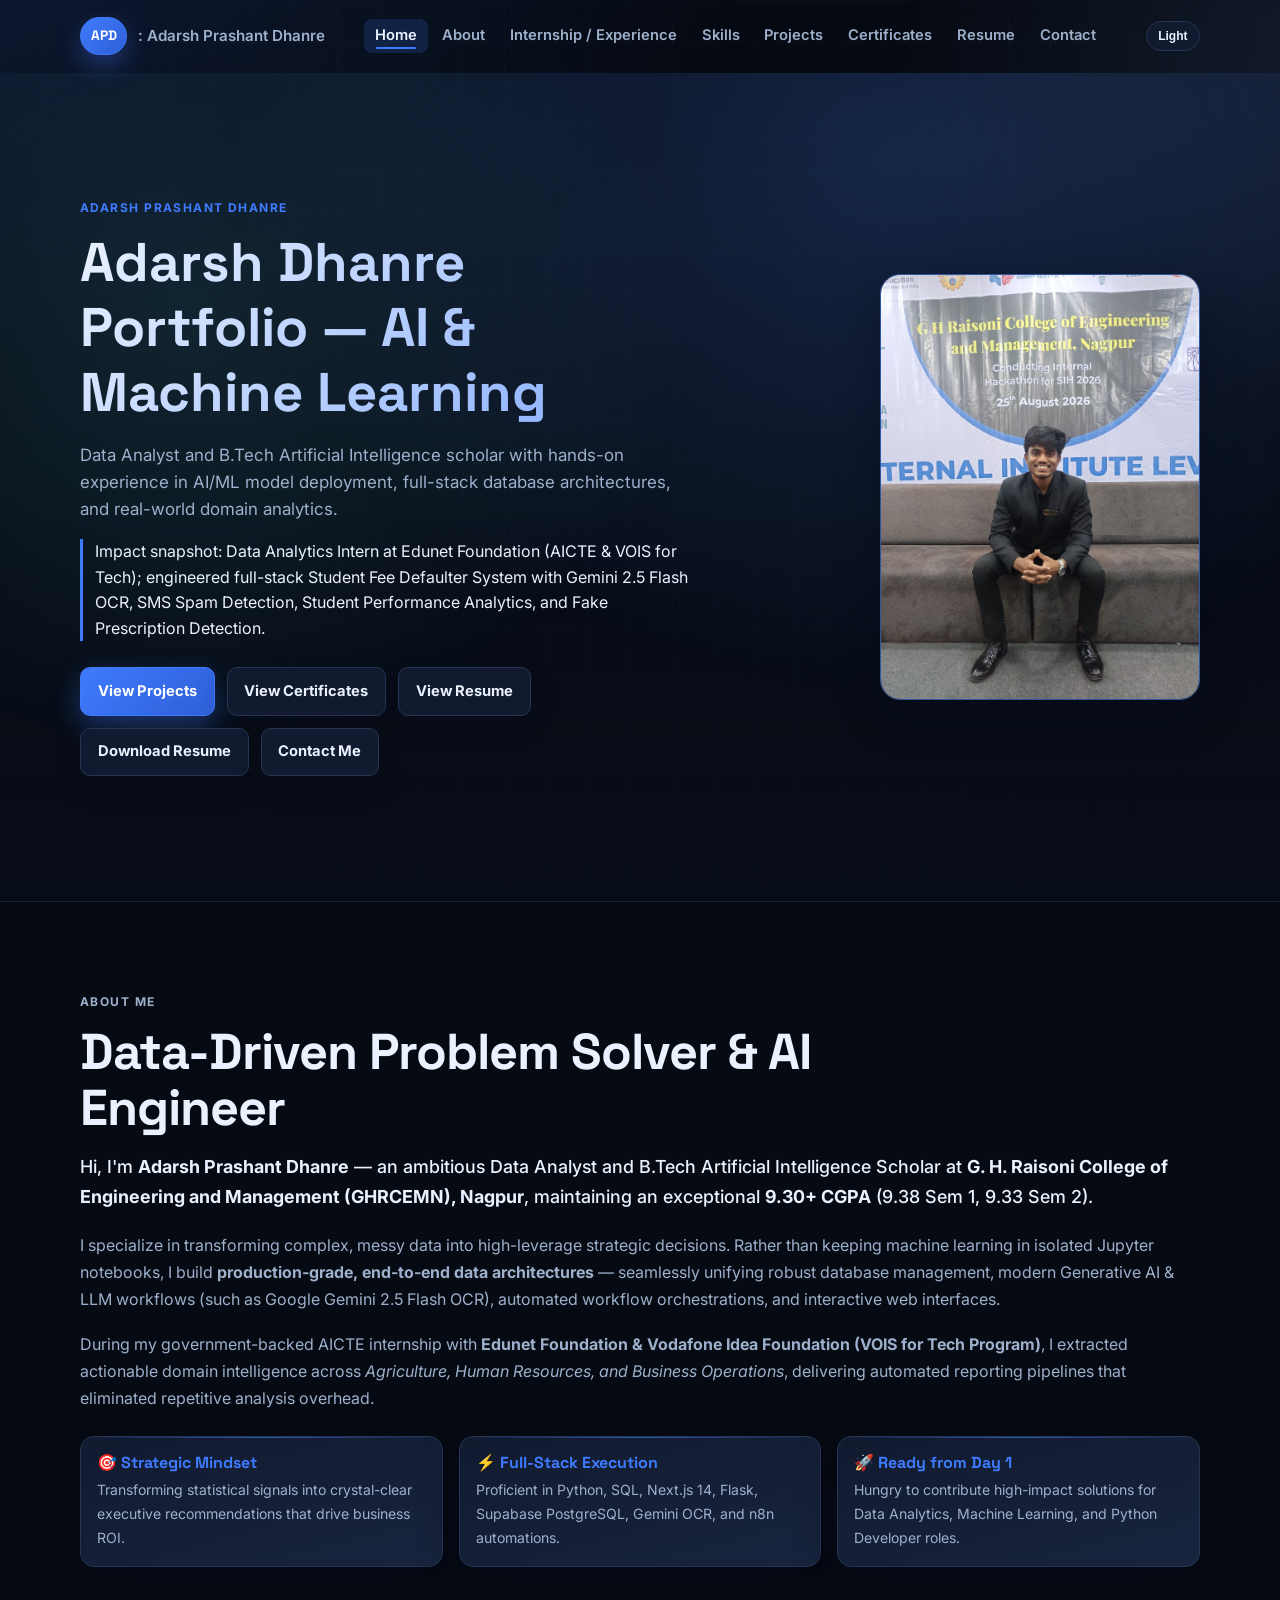
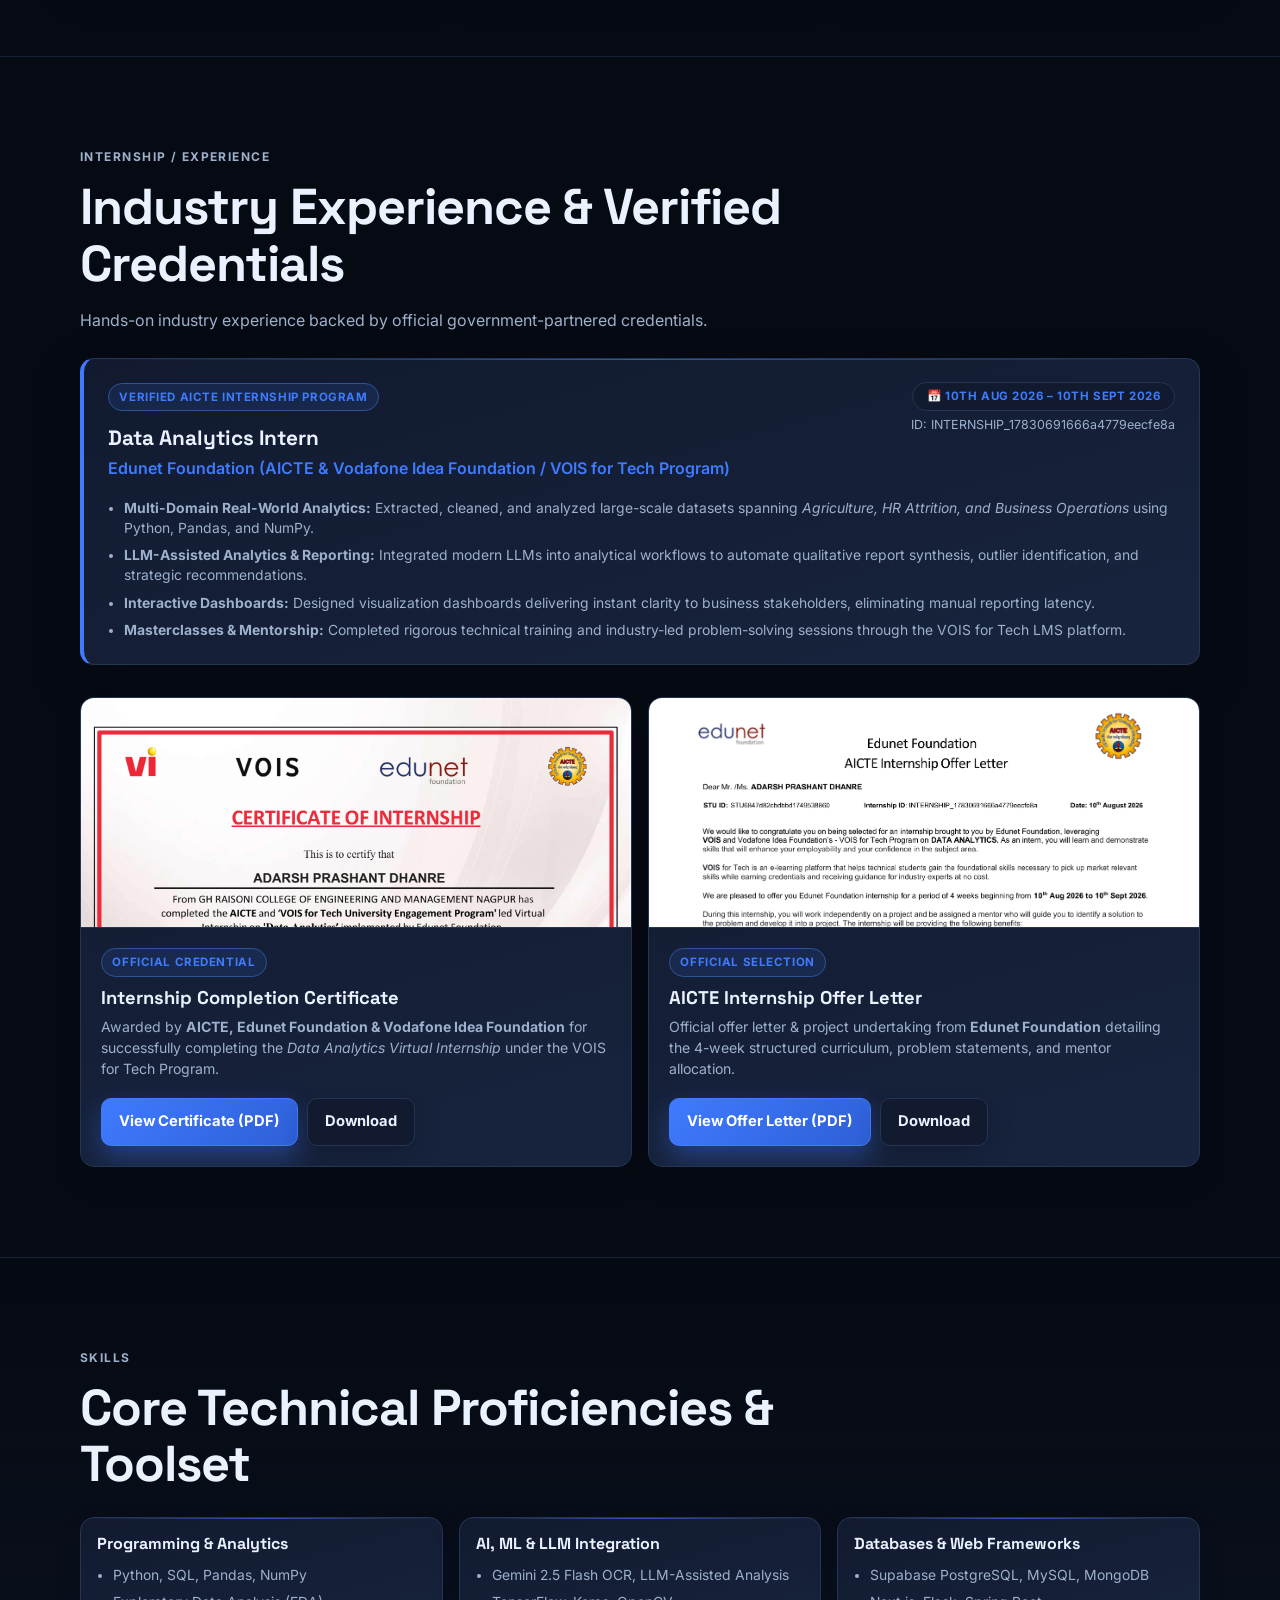
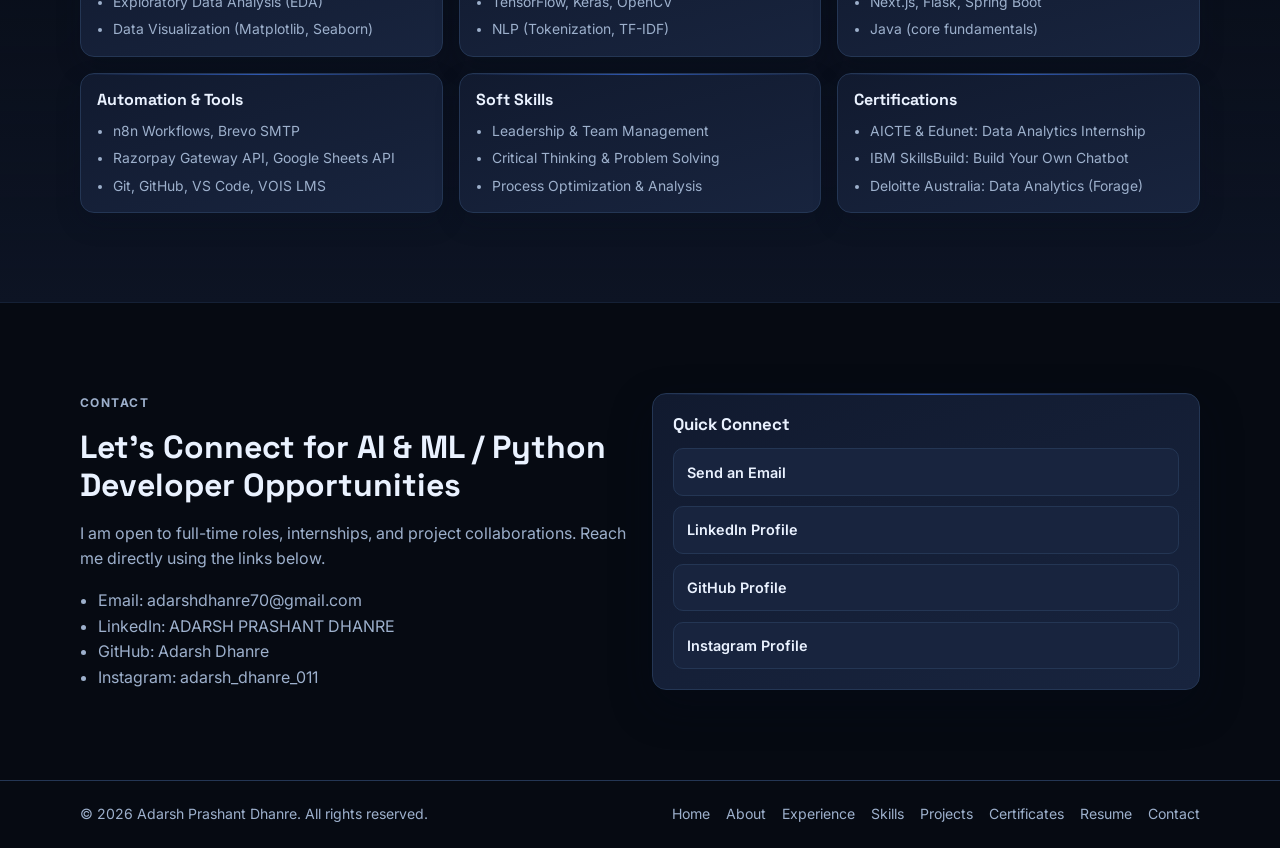
<file: index.html>
<!DOCTYPE html>
<html lang="en">
<head>
  <meta charset="UTF-8">
  <meta name="viewport" content="width=device-width, initial-scale=1.0">
  <title>Adarsh Dhanre Portfolio | AI &amp; Machine Learning Developer</title>
  <meta name="author" content="Adarsh Prashant Dhanre">
  <meta name="description" content="Official portfolio of Adarsh Dhanre (Adarsh Prashant Dhanre) - AI &amp; Machine Learning Developer, Data Analyst. Discover projects, machine learning models, skills, and resume.">
  <meta name="keywords" content="Adarsh Dhanre, Adarsh Dhanre Portfolio, Adarsh Prashant Dhanre, AdarshDhanre, AI Engineer, Machine Learning Developer, Python Developer, Data Analyst Nagpur, GHRCEMN">
  <meta name="robots" content="index, follow">
  <meta name="theme-color" content="#0b1020">
  <meta name="google-site-verification" content="2idlq5LKUzRqh-v4B6_RrBafLu_H7vfbgM-CZGVqDDk">
  <link rel="canonical" href="https://adarshdhanre.github.io/AD_Portpholio/">
  <link rel="alternate" hreflang="en" href="https://adarshdhanre.github.io/AD_Portpholio/">
  <link rel="alternate" hreflang="x-default" href="https://adarshdhanre.github.io/AD_Portpholio/">

  <!-- Open Graph / Social Media -->
  <meta property="og:type" content="website">
  <meta property="og:locale" content="en_US">
  <meta property="og:site_name" content="Adarsh Dhanre Portfolio">
  <meta property="og:title" content="Adarsh Dhanre Portfolio | AI &amp; Machine Learning Developer">
  <meta property="og:description" content="Explore AI/ML projects, data analytics solutions, and resume of Adarsh Prashant Dhanre.">
  <meta property="og:url" content="https://adarshdhanre.github.io/AD_Portpholio/">
  <meta property="og:image" content="assets/images/adarsh_profile.jpg">

  <!-- Twitter / X Card -->
  <meta name="twitter:card" content="summary_large_image">
  <meta name="twitter:title" content="Adarsh Dhanre Portfolio | AI &amp; Machine Learning Developer">
  <meta name="twitter:description" content="Explore AI/ML projects, data analytics solutions, and resume of Adarsh Prashant Dhanre.">
  <meta name="twitter:image" content="assets/images/adarsh_profile.jpg">

  <!-- Structured Data (JSON-LD) -->
  <script type="application/ld+json">
  {
    "@context": "https://schema.org",
    "@type": "Person",
    "name": "Adarsh Dhanre",
    "alternateName": ["Adarsh Prashant Dhanre", "AdarshDhanre"],
    "url": "https://adarshdhanre.github.io/AD_Portpholio/",
    "image": "assets/images/adarsh_profile.jpg",
    "jobTitle": "AI & Machine Learning Developer",
    "worksFor": {
      "@type": "Organization",
      "name": "Data Analytics & AI"
    },
    "alumniOf": {
      "@type": "CollegeOrUniversity",
      "name": "G. H. Raisoni College of Engineering and Management, Nagpur"
    },
    "sameAs": [
      "https://www.linkedin.com/in/adarsh-dhanre-11b23129b",
      "https://github.com/AdarshDhanre"
    ],
    "knowsAbout": [
      "Artificial Intelligence",
      "Machine Learning",
      "Python",
      "Data Analytics",
      "Google Gemini Flash OCR",
      "PostgreSQL",
      "SQL",
      "Deep Learning"
    ]
  }
  </script>
  <script type="application/ld+json">
  {
    "@context": "https://schema.org",
    "@type": "WebSite",
    "name": "Adarsh Dhanre Portfolio",
    "alternateName": "Adarsh Prashant Dhanre Portfolio",
    "url": "https://adarshdhanre.github.io/AD_Portpholio/"
  }
  </script>

  <!-- Typography & Assets -->
  <link rel="preconnect" href="https://fonts.googleapis.com">
  <link rel="preconnect" href="https://fonts.gstatic.com" crossorigin>
  <link href="https://fonts.googleapis.com/css2?family=Inter:wght@400;500;600;700;800&family=Space+Grotesk:wght@600;700&display=swap" rel="stylesheet">
  <link rel="stylesheet" href="assets/css/style.css?v=20261105.1">
  <script src="assets/js/script.js?v=20261105.1" defer></script>
</head>
<body data-page="home">

  <!-- ==============================================================================
       HEADER & NAVIGATION
       ============================================================================== -->
  <header class="site-header">
    <div class="container nav-container">
      <a class="brand" href="index.html" aria-label="Go to homepage">
        <span class="brand-mark">APD</span>
        <span class="brand-text">: Adarsh Prashant Dhanre</span>
      </a>

      <button class="hamburger" id="hamburger" aria-label="Toggle navigation" aria-expanded="false" aria-controls="main-nav">
        <span></span>
        <span></span>
        <span></span>
      </button>

      <nav class="main-nav" id="main-nav" aria-label="Main navigation">
        <a class="nav-link active" href="#home">Home</a>
        <a class="nav-link" href="#about">About</a>
        <a class="nav-link" href="#experience">Internship / Experience</a>
        <a class="nav-link" href="#skills">Skills</a>
        <a class="nav-link" href="projects.html">Projects</a>
        <a class="nav-link" href="certificates.html">Certificates</a>
        <a class="nav-link" href="resume.html">Resume</a>
        <a class="nav-link" href="#contact">Contact</a>
      </nav>

      <button class="theme-toggle" id="theme-toggle" aria-label="Toggle light and dark theme">
        <span id="theme-toggle-icon">Moon</span>
      </button>
    </div>
  </header>

  <main>
    <!-- ==============================================================================
         HERO SECTION
         ============================================================================== -->
    <section class="hero section" id="home">
      <div class="hero-gradient"></div>
      <div class="container hero-grid">
        <div class="hero-copy reveal">
          <p class="eyebrow">Adarsh Prashant Dhanre</p>
          <h1>Adarsh Dhanre Portfolio — AI &amp; Machine Learning</h1>
          <p class="hero-summary">
            Data Analyst and B.Tech Artificial Intelligence scholar with hands-on experience in AI/ML model deployment, full-stack database architectures, and real-world domain analytics.
          </p>
          <p class="impact-line">
            Impact snapshot: Data Analytics Intern at Edunet Foundation (AICTE &amp; VOIS for Tech); engineered full-stack Student Fee Defaulter System with Gemini 2.5 Flash OCR, SMS Spam Detection, Student Performance Analytics, and Fake Prescription Detection.
          </p>
          <div class="hero-actions">
            <a class="btn btn-primary" href="projects.html">View Projects</a>
            <a class="btn btn-secondary" href="certificates.html">View Certificates</a>
            <a class="btn btn-secondary" href="resume.html">View Resume</a>
            <a class="btn btn-secondary" href="Adarsh_Dhanre_Resume.pdf" download="Adarsh_Dhanre_Resume.pdf">Download Resume</a>
            <a class="btn btn-secondary" href="#contact">Contact Me</a>
          </div>
        </div>
        <div class="hero-media">
          <img src="assets/images/adarsh_profile.jpg" alt="Portrait of Adarsh Prashant Dhanre" class="profile-image">
        </div>
      </div>
    </section>

    <!-- ==============================================================================
         ABOUT SECTION
         ============================================================================== -->
    <section class="section" id="about">
      <div class="container">
        <div class="section-head reveal">
          <p class="eyebrow">About Me</p>
          <h2>Data-Driven Problem Solver &amp; AI Engineer</h2>
        </div>
        <div class="about-content reveal">
          <p style="font-size: 1.12rem; color: var(--text); font-weight: 500; line-height: 1.65; margin-bottom: 1.25rem;">
            Hi, I'm <strong>Adarsh Prashant Dhanre</strong> — an ambitious Data Analyst and B.Tech Artificial Intelligence Scholar at <strong>G. H. Raisoni College of Engineering and Management (GHRCEMN), Nagpur</strong>, maintaining an exceptional <strong>9.30+ CGPA</strong> (9.38 Sem 1, 9.33 Sem 2).
          </p>
          <p>
            I specialize in transforming complex, messy data into high-leverage strategic decisions. Rather than keeping machine learning in isolated Jupyter notebooks, I build <strong>production-grade, end-to-end data architectures</strong> — seamlessly unifying robust database management, modern Generative AI &amp; LLM workflows (such as Google Gemini 2.5 Flash OCR), automated workflow orchestrations, and interactive web interfaces.
          </p>
          <p>
            During my government-backed AICTE internship with <strong>Edunet Foundation &amp; Vodafone Idea Foundation (VOIS for Tech Program)</strong>, I extracted actionable domain intelligence across <em>Agriculture, Human Resources, and Business Operations</em>, delivering automated reporting pipelines that eliminated repetitive analysis overhead.
          </p>

          <div class="about-highlights-grid">
            <div class="proof-card">
              <h4 style="color: var(--accent); margin-bottom: 0.35rem; font-size: 1rem;">🎯 Strategic Mindset</h4>
              <p style="font-size: 0.88rem; margin: 0; color: var(--text-muted);">Transforming statistical signals into crystal-clear executive recommendations that drive business ROI.</p>
            </div>
            <div class="proof-card">
              <h4 style="color: var(--accent); margin-bottom: 0.35rem; font-size: 1rem;">⚡ Full-Stack Execution</h4>
              <p style="font-size: 0.88rem; margin: 0; color: var(--text-muted);">Proficient in Python, SQL, Next.js 14, Flask, Supabase PostgreSQL, Gemini OCR, and n8n automations.</p>
            </div>
            <div class="proof-card">
              <h4 style="color: var(--accent); margin-bottom: 0.35rem; font-size: 1rem;">🚀 Ready from Day 1</h4>
              <p style="font-size: 0.88rem; margin: 0; color: var(--text-muted);">Hungry to contribute high-impact solutions for Data Analytics, Machine Learning, and Python Developer roles.</p>
            </div>
          </div>
        </div>
      </div>
    </section>

    <!-- ==============================================================================
         EXPERIENCE SECTION
         ============================================================================== -->
    <section class="section" id="experience">
      <div class="container">
        <div class="section-head reveal">
          <p class="eyebrow">Internship / Experience</p>
          <h2>Industry Experience &amp; Verified Credentials</h2>
          <p>Hands-on industry experience backed by official government-partnered credentials.</p>
        </div>

        <div class="reveal" style="margin-top: 1.5rem;">
          <article class="proof-card" style="padding: 1.5rem; border-left: 4px solid var(--accent);">
            <div style="display:flex; justify-content:space-between; align-items:flex-start; flex-wrap:wrap; gap:0.75rem; margin-bottom:1rem;">
              <div>
                <span class="cert-badge">Verified AICTE Internship Program</span>
                <h3 style="font-size:1.3rem; margin: 0.3rem 0;">Data Analytics Intern</h3>
                <p style="color:var(--accent); font-weight:600; margin:0; font-size: 1rem;">
                  Edunet Foundation (AICTE &amp; Vodafone Idea Foundation / VOIS for Tech Program)
                </p>
              </div>
              <div style="text-align: right;">
                <span class="skill-level" style="background:var(--surface); border:1px solid var(--border); padding:0.4rem 0.85rem; border-radius:999px; font-weight: 700;">
                  📅 10th Aug 2026 – 10th Sept 2026
                </span>
                <div style="font-size: 0.78rem; color: var(--text-muted); margin-top: 0.4rem;">
                  ID: INTERNSHIP_17830691666a4779eecfe8a
                </div>
              </div>
            </div>

            <ul class="skill-points" style="margin-top: 1rem;">
              <li><strong>Multi-Domain Real-World Analytics:</strong> Extracted, cleaned, and analyzed large-scale datasets spanning <em>Agriculture, HR Attrition, and Business Operations</em> using Python, Pandas, and NumPy.</li>
              <li><strong>LLM-Assisted Analytics &amp; Reporting:</strong> Integrated modern LLMs into analytical workflows to automate qualitative report synthesis, outlier identification, and strategic recommendations.</li>
              <li><strong>Interactive Dashboards:</strong> Designed visualization dashboards delivering instant clarity to business stakeholders, eliminating manual reporting latency.</li>
              <li><strong>Masterclasses &amp; Mentorship:</strong> Completed rigorous technical training and industry-led problem-solving sessions through the VOIS for Tech LMS platform.</li>
            </ul>
          </article>
        </div>

        <div class="proof-grid reveal" style="margin-top: 2rem;">
          <!-- Card 1: Internship Completion Certificate -->
          <article class="cert-card">
            <div class="cert-media">
              <img src="assets/images/certificates/internship_certificate.png" alt="Edunet AICTE Data Analytics Internship Completion Certificate" loading="lazy">
            </div>
            <div class="cert-body">
              <span class="cert-badge">Official Credential</span>
              <h3 class="cert-title">Internship Completion Certificate</h3>
              <p class="cert-desc">
                Awarded by <strong>AICTE, Edunet Foundation &amp; Vodafone Idea Foundation</strong> for successfully completing the <em>Data Analytics Virtual Internship</em> under the VOIS for Tech Program.
              </p>
              <div class="cert-actions">
                <a class="btn btn-primary" href="assets/docs/Edunet_AICTE_Internship_Certificate.pdf" target="_blank" rel="noopener noreferrer">View Certificate (PDF)</a>
                <a class="btn btn-secondary" href="assets/docs/Edunet_AICTE_Internship_Certificate.pdf" download="Adarsh_Dhanre_Internship_Certificate.pdf">Download</a>
              </div>
            </div>
          </article>

          <!-- Card 2: AICTE Internship Offer Letter -->
          <article class="cert-card">
            <div class="cert-media">
              <img src="assets/images/certificates/internship_offer_letter.png" alt="Edunet AICTE Internship Offer Letter" loading="lazy">
            </div>
            <div class="cert-body">
              <span class="cert-badge">Official Selection</span>
              <h3 class="cert-title">AICTE Internship Offer Letter</h3>
              <p class="cert-desc">
                Official offer letter &amp; project undertaking from <strong>Edunet Foundation</strong> detailing the 4-week structured curriculum, problem statements, and mentor allocation.
              </p>
              <div class="cert-actions">
                <a class="btn btn-primary" href="assets/docs/Edunet_AICTE_Internship_Offer_Letter.pdf" target="_blank" rel="noopener noreferrer">View Offer Letter (PDF)</a>
                <a class="btn btn-secondary" href="assets/docs/Edunet_AICTE_Internship_Offer_Letter.pdf" download="Adarsh_Dhanre_Internship_Offer_Letter.pdf">Download</a>
              </div>
            </div>
          </article>
        </div>
      </div>
    </section>

    <!-- ==============================================================================
         SKILLS SECTION
         ============================================================================== -->
    <section class="section section-muted" id="skills">
      <div class="container">
        <div class="section-head reveal">
          <p class="eyebrow">Skills</p>
          <h2>Core Technical Proficiencies &amp; Toolset</h2>
        </div>
        <div class="skills-grid reveal">
          <article class="skill-card-strong">
            <div class="skill-card-head">
              <h3>Programming &amp; Analytics</h3>
            </div>
            <ul class="skill-points">
              <li>Python, SQL, Pandas, NumPy</li>
              <li>Exploratory Data Analysis (EDA)</li>
              <li>Data Visualization (Matplotlib, Seaborn)</li>
            </ul>
          </article>

          <article class="skill-card-strong">
            <div class="skill-card-head">
              <h3>AI, ML &amp; LLM Integration</h3>
            </div>
            <ul class="skill-points">
              <li>Gemini 2.5 Flash OCR, LLM-Assisted Analysis</li>
              <li>TensorFlow, Keras, OpenCV</li>
              <li>NLP (Tokenization, TF-IDF)</li>
            </ul>
          </article>

          <article class="skill-card-strong">
            <div class="skill-card-head">
              <h3>Databases &amp; Web Frameworks</h3>
            </div>
            <ul class="skill-points">
              <li>Supabase PostgreSQL, MySQL, MongoDB</li>
              <li>Next.js, Flask, Spring Boot</li>
              <li>Java (core fundamentals)</li>
            </ul>
          </article>

          <article class="skill-card-strong">
            <div class="skill-card-head">
              <h3>Automation &amp; Tools</h3>
            </div>
            <ul class="skill-points">
              <li>n8n Workflows, Brevo SMTP</li>
              <li>Razorpay Gateway API, Google Sheets API</li>
              <li>Git, GitHub, VS Code, VOIS LMS</li>
            </ul>
          </article>

          <article class="skill-card-strong">
            <div class="skill-card-head">
              <h3>Soft Skills</h3>
            </div>
            <ul class="skill-points">
              <li>Leadership &amp; Team Management</li>
              <li>Critical Thinking &amp; Problem Solving</li>
              <li>Process Optimization &amp; Analysis</li>
            </ul>
          </article>

          <article class="skill-card-strong">
            <div class="skill-card-head">
              <h3>Certifications</h3>
            </div>
            <ul class="skill-points">
              <li>AICTE &amp; Edunet: Data Analytics Internship</li>
              <li>IBM SkillsBuild: Build Your Own Chatbot</li>
              <li>Deloitte Australia: Data Analytics (Forage)</li>
            </ul>
          </article>
        </div>
      </div>
    </section>

    <!-- ==============================================================================
         CONTACT SECTION
         ============================================================================== -->
    <section class="section contact-section" id="contact">
      <div class="container contact-grid">
        <div class="contact-copy reveal">
          <p class="eyebrow">Contact</p>
          <h2>Let's Connect for AI &amp; ML / Python Developer Opportunities</h2>
          <p>
            I am open to full-time roles, internships, and project collaborations.
            Reach me directly using the links below.
          </p>
          <ul class="contact-points">
            <li>Email: <a href="mailto:adarshdhanre70@gmail.com">adarshdhanre70@gmail.com</a></li>
            <li>LinkedIn: <a href="https://www.linkedin.com/in/adarsh-dhanre-11b23129b/" target="_blank" rel="noopener noreferrer">ADARSH PRASHANT DHANRE</a></li>
            <li>GitHub: <a href="https://github.com/AdarshDhanre" target="_blank" rel="noopener noreferrer">Adarsh Dhanre</a></li>
            <li>Instagram: <a href="https://www.instagram.com/adarsh_dhanre_011/" target="_blank" rel="noopener noreferrer">adarsh_dhanre_011</a></li>
          </ul>
        </div>

        <div class="contact-links-card reveal">
          <h3>Quick Connect</h3>
          <a class="contact-link-item" href="mailto:adarshdhanre70@gmail.com">Send an Email</a>
          <a class="contact-link-item" href="https://www.linkedin.com/in/adarsh-dhanre-11b23129b/" target="_blank" rel="noopener noreferrer">LinkedIn Profile</a>
          <a class="contact-link-item" href="https://github.com/AdarshDhanre" target="_blank" rel="noopener noreferrer">GitHub Profile</a>
          <a class="contact-link-item" href="https://www.instagram.com/adarsh_dhanre_011/" target="_blank" rel="noopener noreferrer">Instagram Profile</a>
        </div>
      </div>
    </section>
  </main>

  <!-- ==============================================================================
       FOOTER
       ============================================================================== -->
  <footer class="site-footer">
    <div class="container footer-wrap">
      <p>&copy; 2026 Adarsh Prashant Dhanre. All rights reserved.</p>
      <div class="footer-links">
        <a href="#home">Home</a>
        <a href="#about">About</a>
        <a href="#experience">Experience</a>
        <a href="#skills">Skills</a>
        <a href="projects.html">Projects</a>
        <a href="certificates.html">Certificates</a>
        <a href="resume.html">Resume</a>
        <a href="#contact">Contact</a>
      </div>
    </div>
  </footer>
</body>
</html>
</file>
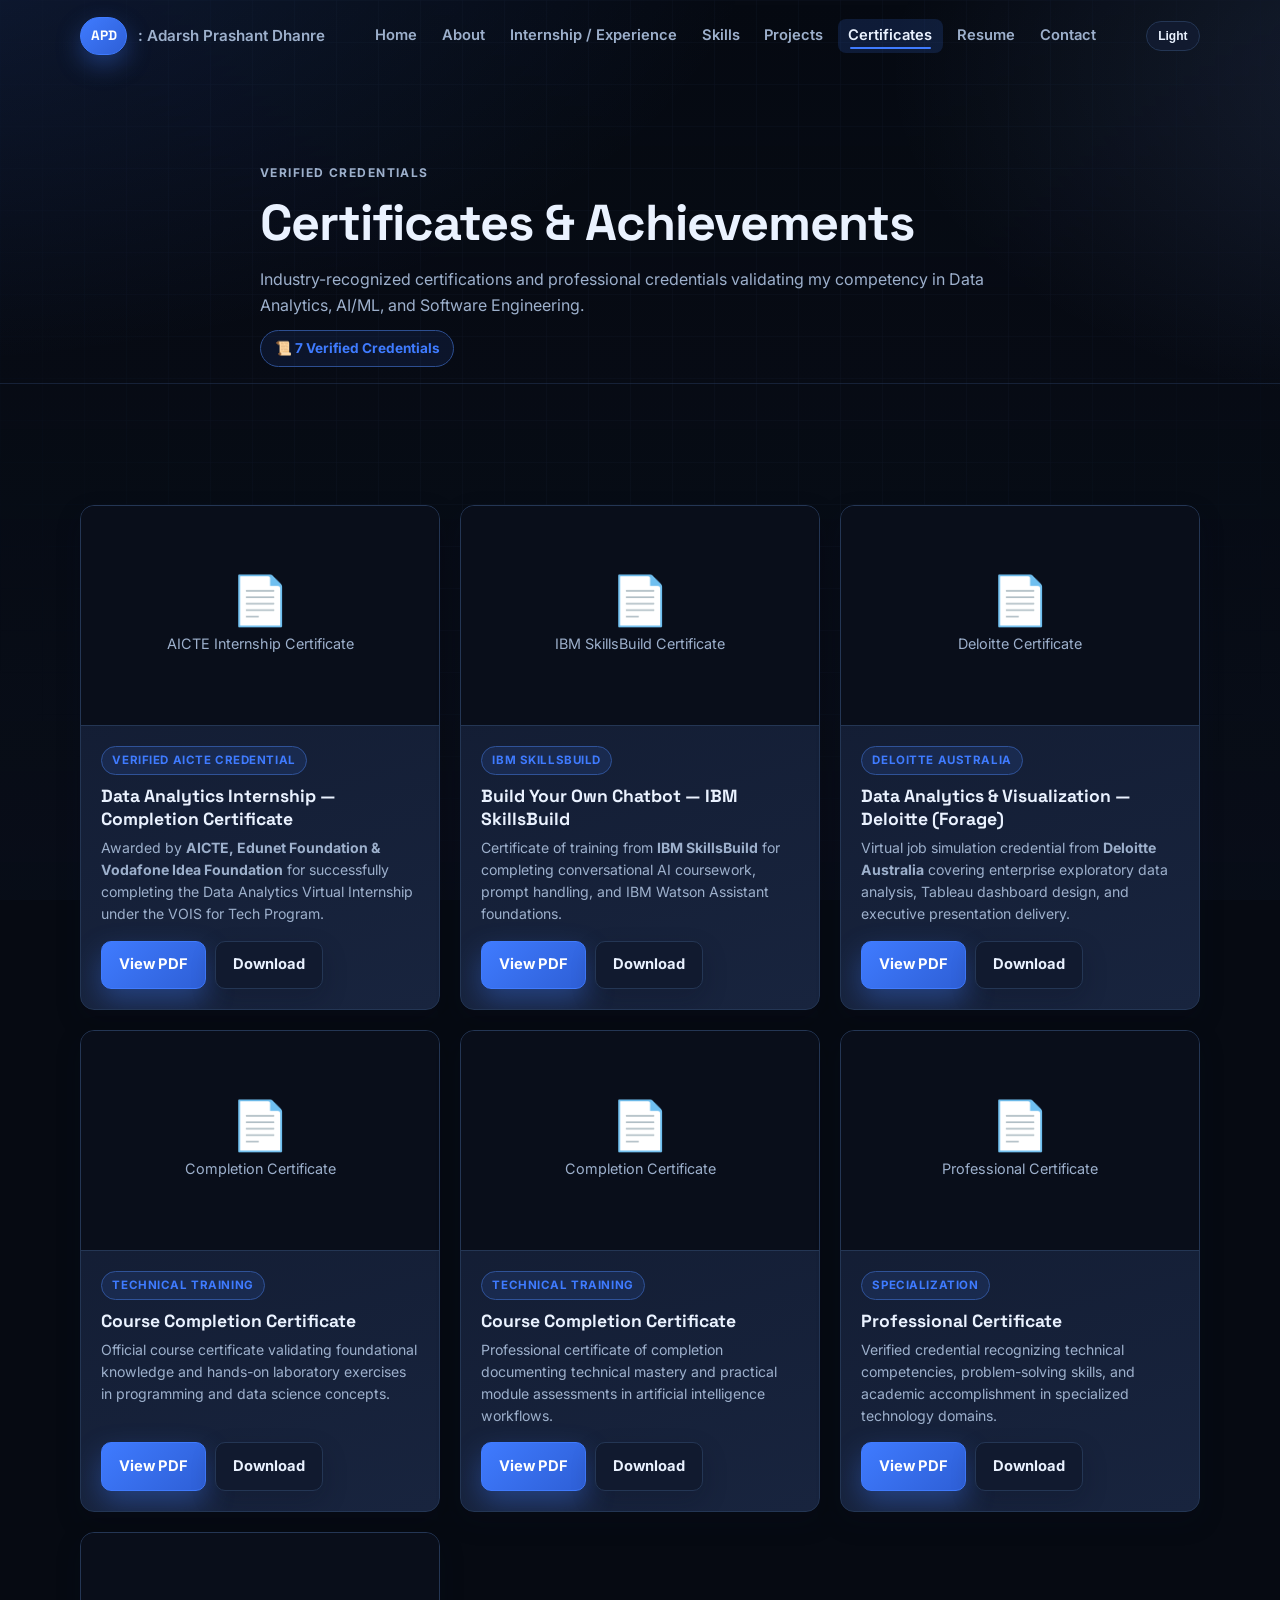
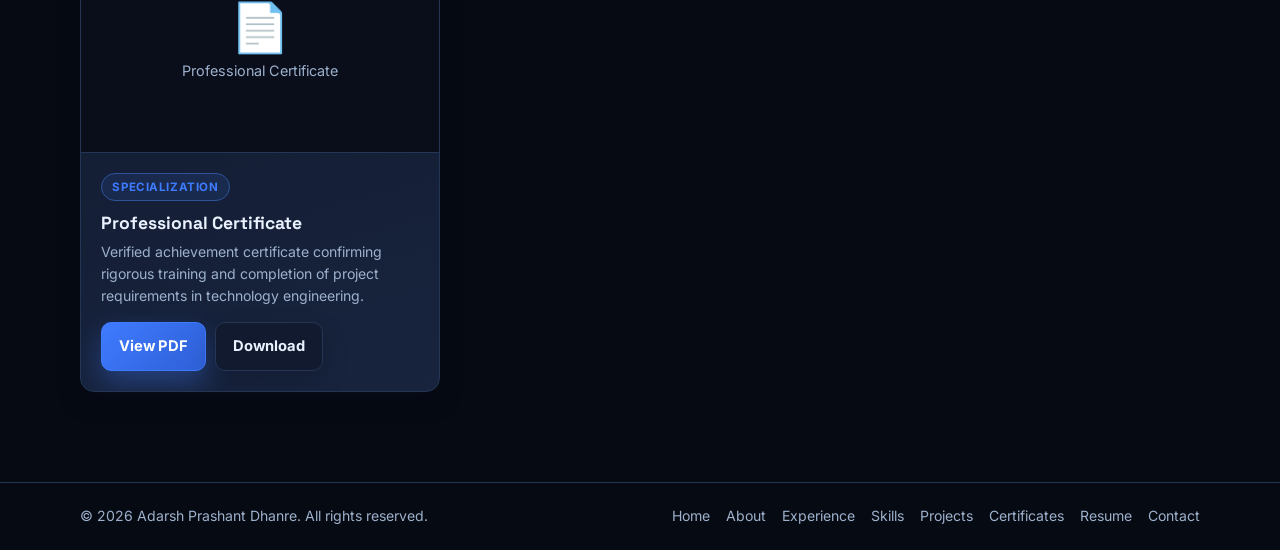
<file: certificates.html>
<!DOCTYPE html>
<html lang="en">
<head>
  <meta charset="UTF-8">
  <meta name="viewport" content="width=device-width, initial-scale=1.0">
  <title>Certificates | Adarsh Dhanre Portfolio</title>
  <meta name="author" content="Adarsh Prashant Dhanre">
  <meta name="description" content="Verified certificates and credentials of Adarsh Dhanre (Adarsh Prashant Dhanre) — AICTE, IBM SkillsBuild, Deloitte, and more.">
  <meta name="keywords" content="Adarsh Dhanre Certificates, Adarsh Dhanre Credentials, AICTE Certificate, IBM SkillsBuild, Deloitte Data Analytics">
  <meta name="robots" content="index, follow">
  <link rel="canonical" href="https://adarshdhanre.github.io/AD_Portpholio/certificates.html">

  <!-- Open Graph -->
  <meta property="og:type" content="website">
  <meta property="og:site_name" content="Adarsh Dhanre Portfolio">
  <meta property="og:title" content="Certificates | Adarsh Dhanre Portfolio">
  <meta property="og:description" content="Verified certificates and credentials of Adarsh Prashant Dhanre.">
  <meta property="og:url" content="https://adarshdhanre.github.io/AD_Portpholio/certificates.html">

  <!-- Typography & Stylesheets -->
  <link rel="preconnect" href="https://fonts.googleapis.com">
  <link rel="preconnect" href="https://fonts.gstatic.com" crossorigin>
  <link href="https://fonts.googleapis.com/css2?family=Inter:wght@400;500;600;700;800&family=Space+Grotesk:wght@600;700&display=swap" rel="stylesheet">
  <link rel="stylesheet" href="assets/css/style.css?v=20261105.1">
  <script src="assets/js/script.js?v=20261105.1" defer></script>
</head>
<body data-page="certificates">

  <!-- ==============================================================================
       HEADER & NAVIGATION
       ============================================================================== -->
  <header class="site-header">
    <div class="container nav-container">
      <a class="brand" href="index.html" aria-label="Go to homepage">
        <span class="brand-mark">APD</span>
        <span class="brand-text">: Adarsh Prashant Dhanre</span>
      </a>

      <button class="hamburger" id="hamburger" aria-label="Toggle navigation" aria-expanded="false" aria-controls="main-nav">
        <span></span>
        <span></span>
        <span></span>
      </button>

      <nav class="main-nav" id="main-nav" aria-label="Main navigation">
        <a class="nav-link" href="index.html#home">Home</a>
        <a class="nav-link" href="index.html#about">About</a>
        <a class="nav-link" href="index.html#experience">Internship / Experience</a>
        <a class="nav-link" href="index.html#skills">Skills</a>
        <a class="nav-link" href="projects.html">Projects</a>
        <a class="nav-link active" href="certificates.html">Certificates</a>
        <a class="nav-link" href="resume.html">Resume</a>
        <a class="nav-link" href="index.html#contact">Contact</a>
      </nav>

      <button class="theme-toggle" id="theme-toggle" aria-label="Toggle light and dark theme">
        <span id="theme-toggle-icon">Moon</span>
      </button>
    </div>
  </header>

  <main>
    <!-- ==============================================================================
         HERO SECTION
         ============================================================================== -->
    <section class="section project-hero">
      <div class="container section-head reveal">
        <p class="eyebrow">Verified Credentials</p>
        <h1>Certificates &amp; Achievements</h1>
        <p>Industry-recognized certifications and professional credentials validating my competency in Data Analytics, AI/ML, and Software Engineering.</p>
        <span class="cert-count-badge">📜 7 Verified Credentials</span>
      </div>
    </section>

    <!-- ==============================================================================
         CERTIFICATES GRID
         ============================================================================== -->
    <section class="section">
      <div class="container">
        <div class="certificates-grid">

          <!-- Certificate 1: AICTE Internship Certificate -->
          <article class="certificate-card reveal">
            <div class="certificate-preview">
              <div class="pdf-fallback">
                <span class="pdf-icon">📄</span>
                <span>AICTE Internship Certificate</span>
              </div>
            </div>
            <div class="certificate-info">
              <span class="cert-badge">Verified AICTE Credential</span>
              <h3>Data Analytics Internship — Completion Certificate</h3>
              <p>Awarded by <strong>AICTE, Edunet Foundation &amp; Vodafone Idea Foundation</strong> for successfully completing the Data Analytics Virtual Internship under the VOIS for Tech Program.</p>
              <div class="certificate-actions">
                <a class="btn btn-primary" href="assets/docs/Edunet_AICTE_Internship_Certificate.pdf" target="_blank" rel="noopener noreferrer">View PDF</a>
                <a class="btn btn-secondary" href="assets/docs/Edunet_AICTE_Internship_Certificate.pdf" download="Adarsh_Dhanre_AICTE_Internship_Certificate.pdf">Download</a>
              </div>
            </div>
          </article>

          <!-- Certificate 2: IBM SkillsBuild Chatbot -->
          <article class="certificate-card reveal">
            <div class="certificate-preview">
              <div class="pdf-fallback">
                <span class="pdf-icon">📄</span>
                <span>IBM SkillsBuild Certificate</span>
              </div>
            </div>
            <div class="certificate-info">
              <span class="cert-badge">IBM SkillsBuild</span>
              <h3>Build Your Own Chatbot — IBM SkillsBuild</h3>
              <p>Certificate of training from <strong>IBM SkillsBuild</strong> for completing conversational AI coursework, prompt handling, and IBM Watson Assistant foundations.</p>
              <div class="certificate-actions">
                <a class="btn btn-primary" href="assets/docs/IBM_SkillsBuild_Chatbot_Certificate.pdf" target="_blank" rel="noopener noreferrer">View PDF</a>
                <a class="btn btn-secondary" href="assets/docs/IBM_SkillsBuild_Chatbot_Certificate.pdf" download="Adarsh_Dhanre_IBM_Chatbot_Certificate.pdf">Download</a>
              </div>
            </div>
          </article>

          <!-- Certificate 3: Deloitte Data Analytics -->
          <article class="certificate-card reveal">
            <div class="certificate-preview">
              <div class="pdf-fallback">
                <span class="pdf-icon">📄</span>
                <span>Deloitte Certificate</span>
              </div>
            </div>
            <div class="certificate-info">
              <span class="cert-badge">Deloitte Australia</span>
              <h3>Data Analytics &amp; Visualization — Deloitte (Forage)</h3>
              <p>Virtual job simulation credential from <strong>Deloitte Australia</strong> covering enterprise exploratory data analysis, Tableau dashboard design, and executive presentation delivery.</p>
              <div class="certificate-actions">
                <a class="btn btn-primary" href="assets/docs/Deloitte_Data_Analytics_Certificate.pdf" target="_blank" rel="noopener noreferrer">View PDF</a>
                <a class="btn btn-secondary" href="assets/docs/Deloitte_Data_Analytics_Certificate.pdf" download="Adarsh_Dhanre_Deloitte_Certificate.pdf">Download</a>
              </div>
            </div>
          </article>

          <!-- Certificate 4: Completion Certificate 1 -->
          <article class="certificate-card reveal">
            <div class="certificate-preview">
              <div class="pdf-fallback">
                <span class="pdf-icon">📄</span>
                <span>Completion Certificate</span>
              </div>
            </div>
            <div class="certificate-info">
              <span class="cert-badge">Technical Training</span>
              <h3>Course Completion Certificate</h3>
              <p>Official course certificate validating foundational knowledge and hands-on laboratory exercises in programming and data science concepts.</p>
              <div class="certificate-actions">
                <a class="btn btn-primary" href="assets/docs/Completion_Certificate_1.pdf" target="_blank" rel="noopener noreferrer">View PDF</a>
                <a class="btn btn-secondary" href="assets/docs/Completion_Certificate_1.pdf" download="Adarsh_Dhanre_Completion_Certificate_1.pdf">Download</a>
              </div>
            </div>
          </article>

          <!-- Certificate 5: Completion Certificate 2 -->
          <article class="certificate-card reveal">
            <div class="certificate-preview">
              <div class="pdf-fallback">
                <span class="pdf-icon">📄</span>
                <span>Completion Certificate</span>
              </div>
            </div>
            <div class="certificate-info">
              <span class="cert-badge">Technical Training</span>
              <h3>Course Completion Certificate</h3>
              <p>Professional certificate of completion documenting technical mastery and practical module assessments in artificial intelligence workflows.</p>
              <div class="certificate-actions">
                <a class="btn btn-primary" href="assets/docs/Completion_Certificate_2.pdf" target="_blank" rel="noopener noreferrer">View PDF</a>
                <a class="btn btn-secondary" href="assets/docs/Completion_Certificate_2.pdf" download="Adarsh_Dhanre_Completion_Certificate_2.pdf">Download</a>
              </div>
            </div>
          </article>

          <!-- Certificate 6: Professional Certificate 1 -->
          <article class="certificate-card reveal">
            <div class="certificate-preview">
              <div class="pdf-fallback">
                <span class="pdf-icon">📄</span>
                <span>Professional Certificate</span>
              </div>
            </div>
            <div class="certificate-info">
              <span class="cert-badge">Specialization</span>
              <h3>Professional Certificate</h3>
              <p>Verified credential recognizing technical competencies, problem-solving skills, and academic accomplishment in specialized technology domains.</p>
              <div class="certificate-actions">
                <a class="btn btn-primary" href="assets/docs/Certificate_1.pdf" target="_blank" rel="noopener noreferrer">View PDF</a>
                <a class="btn btn-secondary" href="assets/docs/Certificate_1.pdf" download="Adarsh_Dhanre_Certificate_1.pdf">Download</a>
              </div>
            </div>
          </article>

          <!-- Certificate 7: Professional Certificate 2 -->
          <article class="certificate-card reveal">
            <div class="certificate-preview">
              <div class="pdf-fallback">
                <span class="pdf-icon">📄</span>
                <span>Professional Certificate</span>
              </div>
            </div>
            <div class="certificate-info">
              <span class="cert-badge">Specialization</span>
              <h3>Professional Certificate</h3>
              <p>Verified achievement certificate confirming rigorous training and completion of project requirements in technology engineering.</p>
              <div class="certificate-actions">
                <a class="btn btn-primary" href="assets/docs/Certificate_2.pdf" target="_blank" rel="noopener noreferrer">View PDF</a>
                <a class="btn btn-secondary" href="assets/docs/Certificate_2.pdf" download="Adarsh_Dhanre_Certificate_2.pdf">Download</a>
              </div>
            </div>
          </article>

        </div>
      </div>
    </section>
  </main>

  <!-- ==============================================================================
       FOOTER
       ============================================================================== -->
  <footer class="site-footer">
    <div class="container footer-wrap">
      <p>&copy; 2026 Adarsh Prashant Dhanre. All rights reserved.</p>
      <div class="footer-links">
        <a href="index.html">Home</a>
        <a href="index.html#about">About</a>
        <a href="index.html#experience">Experience</a>
        <a href="index.html#skills">Skills</a>
        <a href="projects.html">Projects</a>
        <a href="certificates.html">Certificates</a>
        <a href="resume.html">Resume</a>
        <a href="index.html#contact">Contact</a>
      </div>
    </div>
  </footer>
</body>
</html>
</file>
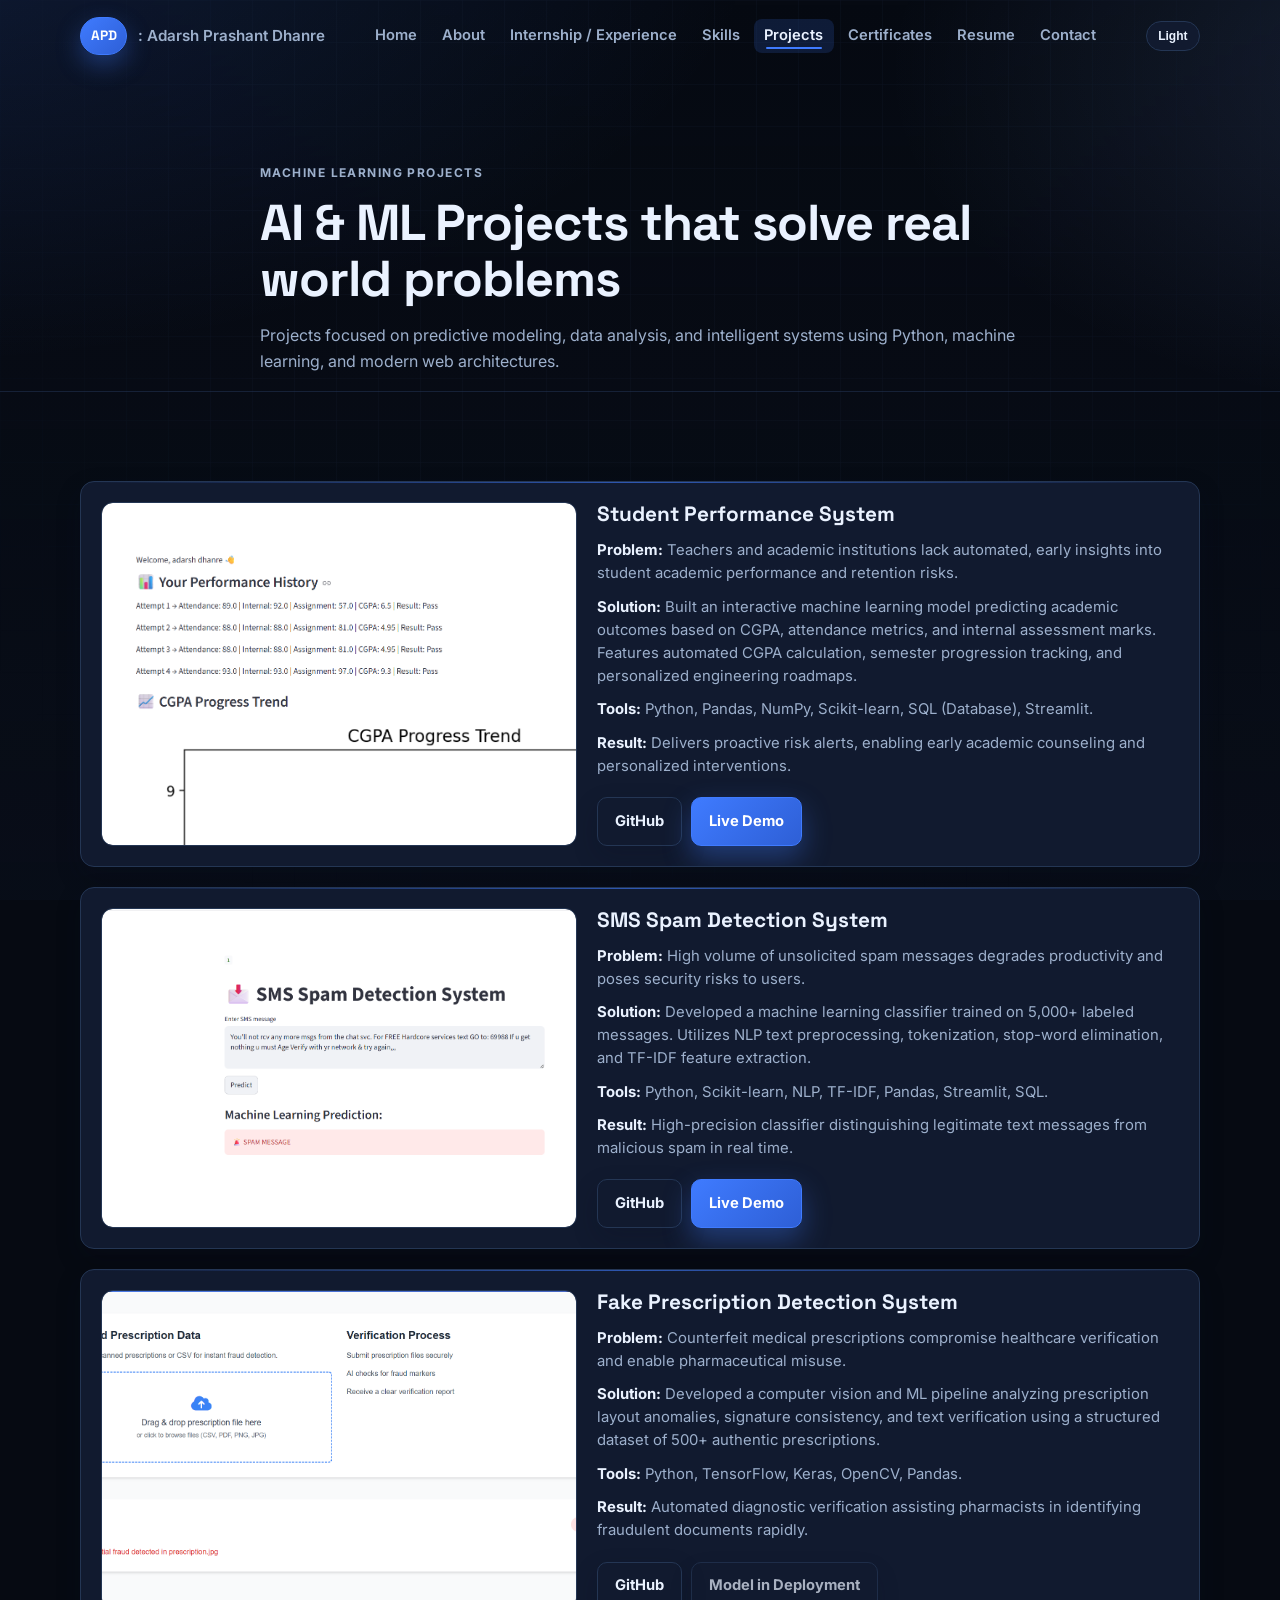
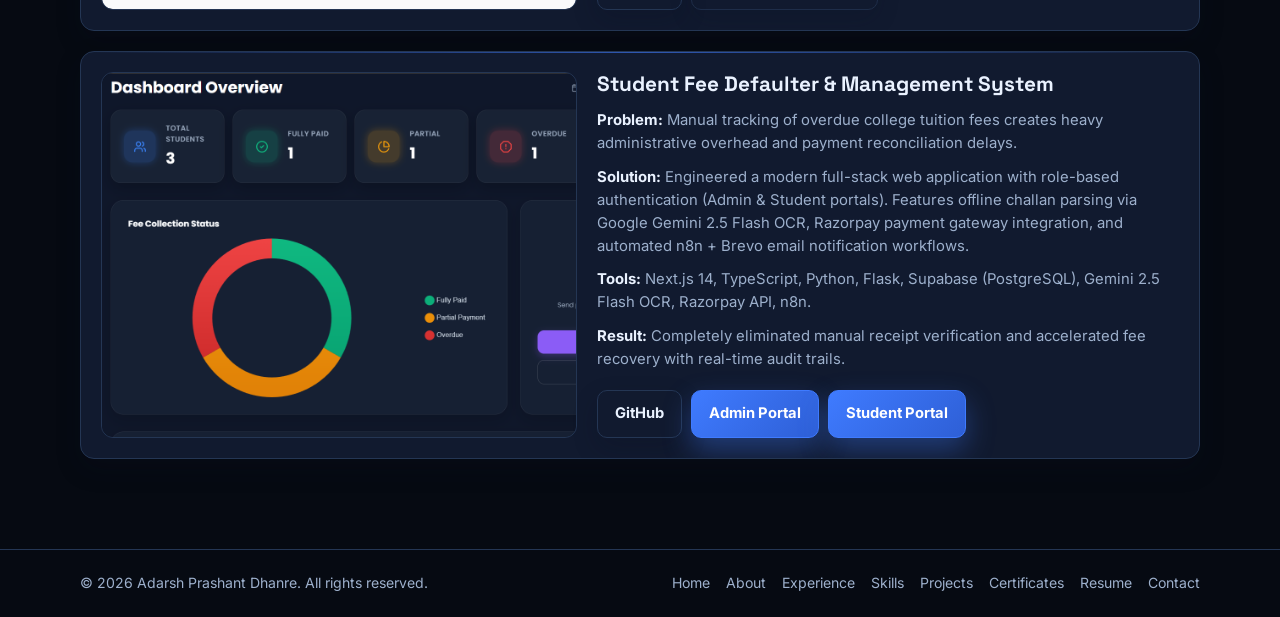
<file: projects.html>
<!DOCTYPE html>
<html lang="en">
<head>
  <meta charset="UTF-8">
  <meta name="viewport" content="width=device-width, initial-scale=1.0">
  <title>Projects | Adarsh Dhanre Portfolio</title>
  <meta name="author" content="Adarsh Prashant Dhanre">
  <meta name="description" content="AI &amp; Machine Learning Projects by Adarsh Dhanre (Adarsh Prashant Dhanre), including Fee Defaulter System, Spam Detection, and ML workflows.">
  <meta name="keywords" content="Adarsh Dhanre Projects, Adarsh Dhanre Portfolio, Machine Learning Projects, AI Projects, Python Projects, Student Performance Analytics">
  <meta name="robots" content="index, follow">
  <link rel="canonical" href="https://adarshdhanre.github.io/AD_Portpholio/projects.html">

  <!-- Open Graph -->
  <meta property="og:type" content="website">
  <meta property="og:site_name" content="Adarsh Dhanre Portfolio">
  <meta property="og:title" content="Projects | Adarsh Dhanre Portfolio">
  <meta property="og:description" content="AI &amp; Machine Learning Projects by Adarsh Dhanre.">
  <meta property="og:url" content="https://adarshdhanre.github.io/AD_Portpholio/projects.html">

  <!-- Typography & Stylesheets -->
  <link rel="preconnect" href="https://fonts.googleapis.com">
  <link rel="preconnect" href="https://fonts.gstatic.com" crossorigin>
  <link href="https://fonts.googleapis.com/css2?family=Inter:wght@400;500;600;700;800&family=Space+Grotesk:wght@600;700&display=swap" rel="stylesheet">
  <link rel="stylesheet" href="assets/css/style.css?v=20261105.1">
  <script src="assets/js/script.js?v=20261105.1" defer></script>
</head>
<body data-page="projects">

  <!-- ==============================================================================
       HEADER & NAVIGATION
       ============================================================================== -->
  <header class="site-header">
    <div class="container nav-container">
      <a class="brand" href="index.html" aria-label="Go to homepage">
        <span class="brand-mark">APD</span>
        <span class="brand-text">: Adarsh Prashant Dhanre</span>
      </a>

      <button class="hamburger" id="hamburger" aria-label="Toggle navigation" aria-expanded="false" aria-controls="main-nav">
        <span></span>
        <span></span>
        <span></span>
      </button>

      <nav class="main-nav" id="main-nav" aria-label="Main navigation">
        <a class="nav-link" href="index.html#home">Home</a>
        <a class="nav-link" href="index.html#about">About</a>
        <a class="nav-link" href="index.html#experience">Internship / Experience</a>
        <a class="nav-link" href="index.html#skills">Skills</a>
        <a class="nav-link active" href="projects.html">Projects</a>
        <a class="nav-link" href="certificates.html">Certificates</a>
        <a class="nav-link" href="resume.html">Resume</a>
        <a class="nav-link" href="index.html#contact">Contact</a>
      </nav>

      <button class="theme-toggle" id="theme-toggle" aria-label="Toggle light and dark theme">
        <span id="theme-toggle-icon">Moon</span>
      </button>
    </div>
  </header>

  <main>
    <!-- ==============================================================================
         PROJECTS HERO SECTION
         ============================================================================== -->
    <section class="section project-hero">
      <div class="container section-head reveal">
        <p class="eyebrow">Machine Learning Projects</p>
        <h1>AI &amp; ML Projects that solve real world problems</h1>
        <p>Projects focused on predictive modeling, data analysis, and intelligent systems using Python, machine learning, and modern web architectures.</p>
      </div>
    </section>

    <!-- ==============================================================================
         PROJECT CASE STUDIES GRID
         ============================================================================== -->
    <section class="section">
      <div class="container case-grid">

        <!-- Project 1: Student Performance System -->
        <article class="case-card reveal">
          <div class="case-media">
            <img src="assets/images/projects/img1.png" alt="Student Performance System Dashboard preview" loading="lazy">
          </div>
          <div class="case-body">
            <h2>Student Performance System</h2>
            <div class="case-row">
              <strong>Problem:</strong> Teachers and academic institutions lack automated, early insights into student academic performance and retention risks.
            </div>
            <div class="case-row">
              <strong>Solution:</strong> Built an interactive machine learning model predicting academic outcomes based on CGPA, attendance metrics, and internal assessment marks. Features automated CGPA calculation, semester progression tracking, and personalized engineering roadmaps.
            </div>
            <div class="case-row">
              <strong>Tools:</strong> Python, Pandas, NumPy, Scikit-learn, SQL (Database), Streamlit.
            </div>
            <div class="case-row">
              <strong>Result:</strong> Delivers proactive risk alerts, enabling early academic counseling and personalized interventions.
            </div>
            <div class="case-actions">
              <a class="btn btn-secondary" href="https://github.com/AdarshDhanre" target="_blank" rel="noopener noreferrer">GitHub</a>
              <a class="btn btn-primary" href="https://student-performance-app-lhawxgwaxup5mnftesfg6a.streamlit.app/" target="_blank" rel="noopener noreferrer">Live Demo</a>
            </div>
          </div>
        </article>

        <!-- Project 2: SMS Spam Detection -->
        <article class="case-card reveal">
          <div class="case-media">
            <img src="assets/images/projects/img2.png" alt="SMS Spam Detection System Interface preview" loading="lazy">
          </div>
          <div class="case-body">
            <h2>SMS Spam Detection System</h2>
            <div class="case-row">
              <strong>Problem:</strong> High volume of unsolicited spam messages degrades productivity and poses security risks to users.
            </div>
            <div class="case-row">
              <strong>Solution:</strong> Developed a machine learning classifier trained on 5,000+ labeled messages. Utilizes NLP text preprocessing, tokenization, stop-word elimination, and TF-IDF feature extraction.
            </div>
            <div class="case-row">
              <strong>Tools:</strong> Python, Scikit-learn, NLP, TF-IDF, Pandas, Streamlit, SQL.
            </div>
            <div class="case-row">
              <strong>Result:</strong> High-precision classifier distinguishing legitimate text messages from malicious spam in real time.
            </div>
            <div class="case-actions">
              <a class="btn btn-secondary" href="https://github.com/AdarshDhanre" target="_blank" rel="noopener noreferrer">GitHub</a>
              <a class="btn btn-primary" href="https://spam-detection-app-macbrdmbkxp7zzotnq2mio.streamlit.app/" target="_blank" rel="noopener noreferrer">Live Demo</a>
            </div>
          </div>
        </article>

        <!-- Project 3: Fake Prescription Detection -->
        <article class="case-card reveal">
          <div class="case-media">
            <img src="assets/images/projects/img3.png" alt="Fake Prescription Detection System preview" loading="lazy">
          </div>
          <div class="case-body">
            <h2>Fake Prescription Detection System</h2>
            <div class="case-row">
              <strong>Problem:</strong> Counterfeit medical prescriptions compromise healthcare verification and enable pharmaceutical misuse.
            </div>
            <div class="case-row">
              <strong>Solution:</strong> Developed a computer vision and ML pipeline analyzing prescription layout anomalies, signature consistency, and text verification using a structured dataset of 500+ authentic prescriptions.
            </div>
            <div class="case-row">
              <strong>Tools:</strong> Python, TensorFlow, Keras, OpenCV, Pandas.
            </div>
            <div class="case-row">
              <strong>Result:</strong> Automated diagnostic verification assisting pharmacists in identifying fraudulent documents rapidly.
            </div>
            <div class="case-actions">
              <a class="btn btn-secondary" href="https://github.com/AdarshDhanre" target="_blank" rel="noopener noreferrer">GitHub</a>
              <span class="btn btn-secondary" style="opacity: 0.7; cursor: default;">Model in Deployment</span>
            </div>
          </div>
        </article>

        <!-- Project 4: Student Fee Defaulter System -->
        <article class="case-card reveal">
          <div class="case-media">
            <img src="assets/images/projects/img4.png" alt="Student Fee Defaulter System preview" loading="lazy">
          </div>
          <div class="case-body">
            <h2>Student Fee Defaulter &amp; Management System</h2>
            <div class="case-row">
              <strong>Problem:</strong> Manual tracking of overdue college tuition fees creates heavy administrative overhead and payment reconciliation delays.
            </div>
            <div class="case-row">
              <strong>Solution:</strong> Engineered a modern full-stack web application with role-based authentication (Admin &amp; Student portals). Features offline challan parsing via Google Gemini 2.5 Flash OCR, Razorpay payment gateway integration, and automated n8n + Brevo email notification workflows.
            </div>
            <div class="case-row">
              <strong>Tools:</strong> Next.js 14, TypeScript, Python, Flask, Supabase (PostgreSQL), Gemini 2.5 Flash OCR, Razorpay API, n8n.
            </div>
            <div class="case-row">
              <strong>Result:</strong> Completely eliminated manual receipt verification and accelerated fee recovery with real-time audit trails.
            </div>
            <div class="case-actions">
              <a class="btn btn-secondary" href="https://github.com/AdarshDhanre" target="_blank" rel="noopener noreferrer">GitHub</a>
              <a class="btn btn-primary" href="https://fee-defaulter-system.vercel.app/login" target="_blank" rel="noopener noreferrer">Admin Portal</a>
              <a class="btn btn-primary" href="https://fee-defaulter-system.vercel.app/student-login" target="_blank" rel="noopener noreferrer">Student Portal</a>
            </div>
          </div>
        </article>

      </div>
    </section>
  </main>

  <!-- ==============================================================================
       FOOTER
       ============================================================================== -->
  <footer class="site-footer">
    <div class="container footer-wrap">
      <p>&copy; 2026 Adarsh Prashant Dhanre. All rights reserved.</p>
      <div class="footer-links">
        <a href="index.html">Home</a>
        <a href="index.html#about">About</a>
        <a href="index.html#experience">Experience</a>
        <a href="index.html#skills">Skills</a>
        <a href="projects.html">Projects</a>
        <a href="certificates.html">Certificates</a>
        <a href="resume.html">Resume</a>
        <a href="index.html#contact">Contact</a>
      </div>
    </div>
  </footer>
</body>
</html>
</file>
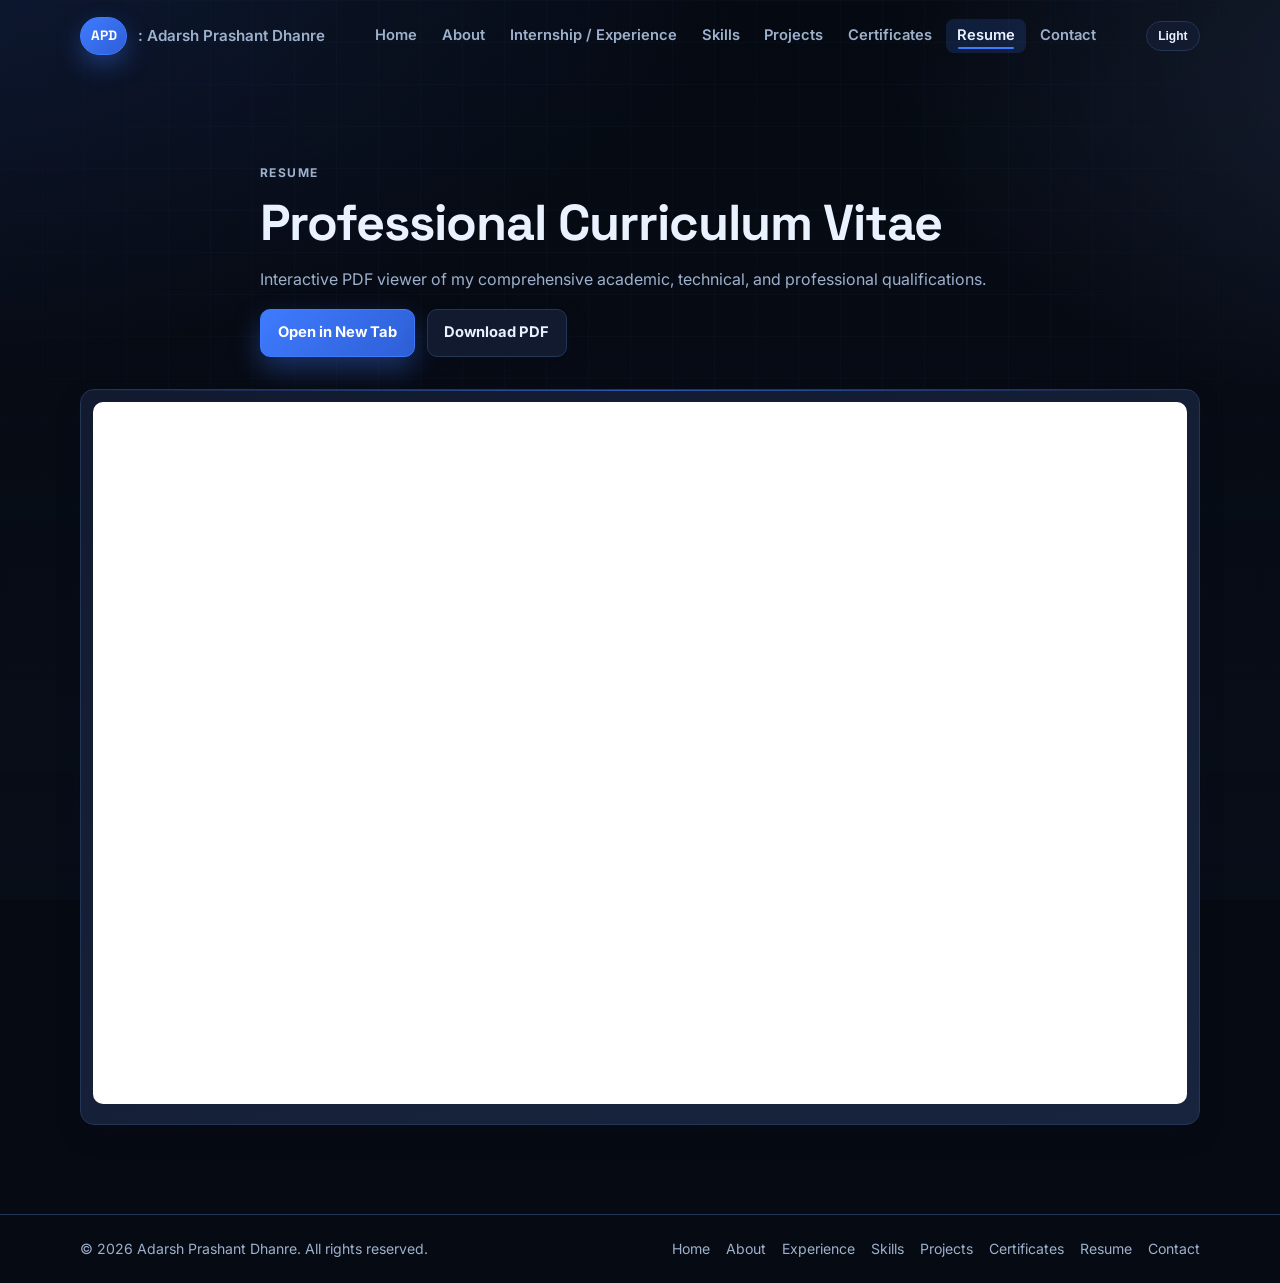
<file: resume.html>
<!DOCTYPE html>
<html lang="en">
<head>
  <meta charset="UTF-8">
  <meta name="viewport" content="width=device-width, initial-scale=1.0">
  <title>Resume | Adarsh Dhanre Portfolio</title>
  <meta name="author" content="Adarsh Prashant Dhanre">
  <meta name="description" content="Official Resume of Adarsh Dhanre (Adarsh Prashant Dhanre) - Data Analyst &amp; AI Scholar with 9.30+ CGPA at GHRCEMN. View qualifications, internships, and skills.">
  <meta name="keywords" content="Adarsh Dhanre Resume, Adarsh Dhanre CV, Adarsh Dhanre Portfolio, Data Analyst Resume, AI Engineer Resume">
  <meta name="robots" content="index, follow">
  <link rel="canonical" href="https://adarshdhanre.github.io/AD_Portpholio/resume.html">

  <!-- Open Graph -->
  <meta property="og:type" content="website">
  <meta property="og:site_name" content="Adarsh Dhanre Portfolio">
  <meta property="og:title" content="Resume | Adarsh Dhanre Portfolio">
  <meta property="og:description" content="Official Resume of Adarsh Prashant Dhanre - Data Analyst &amp; AI Scholar.">
  <meta property="og:url" content="https://adarshdhanre.github.io/AD_Portpholio/resume.html">

  <!-- Typography & Stylesheets -->
  <link rel="preconnect" href="https://fonts.googleapis.com">
  <link rel="preconnect" href="https://fonts.gstatic.com" crossorigin>
  <link href="https://fonts.googleapis.com/css2?family=Inter:wght@400;500;600;700;800&family=Space+Grotesk:wght@600;700&display=swap" rel="stylesheet">
  <link rel="stylesheet" href="assets/css/style.css?v=20261105.1">
  <script src="assets/js/script.js?v=20261105.1" defer></script>
</head>
<body data-page="resume">

  <!-- ==============================================================================
       HEADER & NAVIGATION
       ============================================================================== -->
  <header class="site-header">
    <div class="container nav-container">
      <a class="brand" href="index.html" aria-label="Go to homepage">
        <span class="brand-mark">APD</span>
        <span class="brand-text">: Adarsh Prashant Dhanre</span>
      </a>

      <button class="hamburger" id="hamburger" aria-label="Toggle navigation" aria-expanded="false" aria-controls="main-nav">
        <span></span>
        <span></span>
        <span></span>
      </button>

      <nav class="main-nav" id="main-nav" aria-label="Main navigation">
        <a class="nav-link" href="index.html#home">Home</a>
        <a class="nav-link" href="index.html#about">About</a>
        <a class="nav-link" href="index.html#experience">Internship / Experience</a>
        <a class="nav-link" href="index.html#skills">Skills</a>
        <a class="nav-link" href="projects.html">Projects</a>
        <a class="nav-link" href="certificates.html">Certificates</a>
        <a class="nav-link active" href="resume.html">Resume</a>
        <a class="nav-link" href="index.html#contact">Contact</a>
      </nav>

      <button class="theme-toggle" id="theme-toggle" aria-label="Toggle light and dark theme">
        <span id="theme-toggle-icon">Moon</span>
      </button>
    </div>
  </header>

  <main>
    <!-- ==============================================================================
         RESUME HERO & ACTIONS
         ============================================================================== -->
    <section class="section">
      <div class="container section-head reveal">
        <p class="eyebrow">Resume</p>
        <h1>Professional Curriculum Vitae</h1>
        <p>Interactive PDF viewer of my comprehensive academic, technical, and professional qualifications.</p>
        <div style="margin-top: 1rem; display: flex; gap: 0.75rem; flex-wrap: wrap;">
          <a class="btn btn-primary" href="Adarsh_Dhanre_Resume.pdf" target="_blank" rel="noopener noreferrer">Open in New Tab</a>
          <a class="btn btn-secondary" href="Adarsh_Dhanre_Resume.pdf" download="Adarsh_Dhanre_Resume.pdf">Download PDF</a>
        </div>
      </div>

      <!-- ==============================================================================
           EMBEDDED PDF VIEWER
           ============================================================================== -->
      <div class="container" style="margin-top: 2rem;">
        <div class="resume-frame-wrap reveal">
          <iframe
            class="resume-frame"
            src="Adarsh_Dhanre_Resume.pdf"
            title="Curriculum Vitae of Adarsh Prashant Dhanre"
            loading="lazy">
          </iframe>
        </div>
      </div>
    </section>
  </main>

  <!-- ==============================================================================
       FOOTER
       ============================================================================== -->
  <footer class="site-footer">
    <div class="container footer-wrap">
      <p>&copy; 2026 Adarsh Prashant Dhanre. All rights reserved.</p>
      <div class="footer-links">
        <a href="index.html">Home</a>
        <a href="index.html#about">About</a>
        <a href="index.html#experience">Experience</a>
        <a href="index.html#skills">Skills</a>
        <a href="projects.html">Projects</a>
        <a href="certificates.html">Certificates</a>
        <a href="resume.html">Resume</a>
        <a href="index.html#contact">Contact</a>
      </div>
    </div>
  </footer>
</body>
</html>
</file>
<file: assets/css/style.css>
/**
 * ==============================================================================
 * Adarsh Prashant Dhanre - Personal Portfolio
 * Master Stylesheet
 * ==============================================================================
 * @author Adarsh Prashant Dhanre
 * @version 2.1.0
 * ==============================================================================
 * TABLE OF CONTENTS:
 *  1. Design Tokens & CSS Variables
 *  2. Global Reset & Base Setup
 *  3. Typography
 *  4. Layout & Grid Containers
 *  5. Site Header & Navigation
 *  6. Interactive Buttons & Badges
 *  7. Hero Section & Media
 *  8. About Section
 *  9. Experience & Credentials
 * 10. Skills Section
 * 11. Projects & Case Studies
 * 12. Certificates Gallery
 * 13. Contact Section & Form
 * 14. Resume Viewer
 * 15. Site Footer
 * 16. Scroll Animations & Effects
 * 17. Responsive Media Queries
 * 18. CSS Feature Fallbacks
 * ==============================================================================
 */

/* ==============================================================================
   1. DESIGN TOKENS & CSS VARIABLES
   ============================================================================== */
:root {
  --font-body: "Inter", -apple-system, BlinkMacSystemFont, "Segoe UI", Roboto, sans-serif;
  --font-display: "Space Grotesk", sans-serif;

  /* Color Palette - Dark Mode Default */
  --bg: #060a12;
  --bg-muted: #0d1424;
  --surface: #111a2f;
  --surface-soft: #18243e;
  --text: #eaf2ff;
  --text-muted: #9db0cc;
  --accent: #3f7bff;
  --accent-strong: #2e5fd6;
  --accent-alt: #7ea7ff;
  --border: #243654;
  --shadow: 0 16px 40px rgba(5, 10, 24, 0.4);
  --shadow-soft: 0 10px 24px rgba(8, 14, 30, 0.22);

  /* Layout Constants */
  --container: 1120px;
  --radius: 14px;
}

/* Light Mode Overrides */
html.light {
  --bg: #f4f7fc;
  --bg-muted: #eaf2f7;
  --surface: #ffffff;
  --surface-soft: #f4fbf9;
  --text: #11192f;
  --text-muted: #59627d;
  --accent: #2f6be8;
  --accent-strong: #1e56ca;
  --accent-alt: #4f89ff;
  --border: #d5def0;
  --shadow: 0 14px 30px rgba(18, 38, 70, 0.12);
  --shadow-soft: 0 8px 18px rgba(18, 38, 70, 0.08);
}

/* ==============================================================================
   2. GLOBAL RESET & BASE SETUP
   ============================================================================== */
*, *::before, *::after {
  box-sizing: border-box;
}

html {
  scroll-behavior: smooth;
  font-size: 16px;
}

body {
  margin: 0;
  font-family: var(--font-body);
  background: var(--bg);
  color: var(--text);
  line-height: 1.6;
  position: relative;
  min-height: 100vh;
  -webkit-font-smoothing: antialiased;
}

body::before {
  content: "";
  position: fixed;
  inset: 0;
  pointer-events: none;
  z-index: -1;
  background:
    radial-gradient(90rem 46rem at -10% -10%, color-mix(in srgb, var(--accent) 16%, transparent), transparent 62%),
    radial-gradient(58rem 34rem at 115% 8%, color-mix(in srgb, var(--accent-alt) 14%, transparent), transparent 63%),
    linear-gradient(180deg, transparent 0%, color-mix(in srgb, var(--bg-muted) 35%, transparent) 100%);
  animation: bgPulse 14s ease-in-out infinite alternate;
}

body::after {
  content: "";
  position: fixed;
  inset: 0;
  pointer-events: none;
  z-index: -1;
  opacity: 0.22;
  background-image:
    linear-gradient(to right, color-mix(in srgb, var(--border) 50%, transparent) 1px, transparent 1px),
    linear-gradient(to bottom, color-mix(in srgb, var(--border) 50%, transparent) 1px, transparent 1px);
  background-size: 42px 42px;
  mask-image: radial-gradient(circle at 50% 20%, #000 45%, transparent 85%);
}

a {
  color: inherit;
  text-decoration: none;
  transition: color 0.2s ease;
}

img {
  display: block;
  max-width: 100%;
  height: auto;
}

/* ==============================================================================
   3. TYPOGRAPHY
   ============================================================================== */
h1, h2, h3, h4, h5, h6 {
  font-family: var(--font-display);
  line-height: 1.2;
  margin: 0;
  color: var(--text);
}

p {
  margin: 0;
}

.eyebrow {
  margin: 0 0 0.8rem;
  color: var(--accent);
  letter-spacing: 0.12em;
  text-transform: uppercase;
  font-size: 0.75rem;
  font-weight: 700;
}

/* ==============================================================================
   4. LAYOUT & GRID CONTAINERS
   ============================================================================== */
.container {
  width: min(100% - 2rem, var(--container));
  margin-inline: auto;
}

.section {
  padding: 5.6rem 0;
}

.section + .section {
  border-top: 1px solid color-mix(in srgb, var(--border) 55%, transparent);
}

.section-muted {
  background: linear-gradient(180deg, transparent 0%, var(--bg-muted) 100%);
}

.section-head {
  max-width: 760px;
}

.section-head h1,
.section-head h2 {
  margin-bottom: 1rem;
  font-size: clamp(2rem, 4.8vw, 3.15rem);
  letter-spacing: -0.02em;
  line-height: 1.12;
}

.section-head p {
  color: var(--text-muted);
}

/* ==============================================================================
   5. SITE HEADER & NAVIGATION
   ============================================================================== */
.site-header {
  position: sticky;
  top: 0;
  z-index: 1000;
  background: transparent;
  border-bottom: 1px solid transparent;
  transition: background-color 0.28s ease, border-color 0.28s ease, box-shadow 0.28s ease;
}

.site-header.scrolled {
  background: color-mix(in srgb, var(--bg) 82%, transparent);
  border-color: var(--border);
  box-shadow: 0 14px 42px rgba(2, 6, 18, 0.45);
  backdrop-filter: blur(12px);
  -webkit-backdrop-filter: blur(12px);
}

html.light .site-header.scrolled {
  background: rgba(244, 247, 252, 0.92);
}

.nav-container {
  display: grid;
  grid-template-columns: auto 1fr auto;
  align-items: center;
  gap: 0.75rem;
  min-height: 72px;
}

.brand {
  display: flex;
  align-items: center;
  gap: 0.7rem;
}

.brand-mark {
  font-family: var(--font-display);
  font-weight: 700;
  font-size: 0.85rem;
  padding: 0.45rem 0.6rem;
  border: 1px solid var(--accent);
  border-radius: 999px;
  color: #fff;
  background: linear-gradient(135deg, var(--accent), var(--accent-strong));
  box-shadow: 0 10px 24px color-mix(in srgb, var(--accent) 35%, transparent);
}

.brand-text {
  font-size: 0.95rem;
  font-weight: 600;
  color: var(--text-muted);
  white-space: nowrap;
}

.main-nav {
  justify-self: center;
  display: flex;
  align-items: center;
  gap: 0.2rem;
  flex-wrap: nowrap;
  white-space: nowrap;
}

.nav-link {
  position: relative;
  padding: 0.5rem 0.68rem;
  font-size: 0.92rem;
  font-weight: 600;
  line-height: 1.2;
  color: var(--text-muted);
  border-radius: 8px;
  transition: color 0.2s ease, background-color 0.2s ease;
}

.nav-link:hover,
.nav-link.active {
  color: var(--text);
  background: color-mix(in srgb, var(--accent) 16%, transparent);
}

.nav-link::after {
  content: "";
  position: absolute;
  left: 0.75rem;
  right: 0.75rem;
  bottom: 0.25rem;
  height: 2px;
  border-radius: 999px;
  background: var(--accent);
  transform: scaleX(0);
  transform-origin: left;
  transition: transform 0.2s ease;
}

.nav-link:hover::after,
.nav-link.active::after {
  transform: scaleX(1);
}

.theme-toggle {
  justify-self: end;
  border: 1px solid var(--border);
  background: var(--surface);
  color: var(--text);
  border-radius: 999px;
  font-size: 0.75rem;
  font-weight: 700;
  padding: 0.45rem 0.72rem;
  cursor: pointer;
  transition: border-color 0.2s ease, background-color 0.2s ease;
}

.theme-toggle:hover {
  border-color: var(--accent);
}

.hamburger {
  display: none;
  flex-direction: column;
  justify-content: center;
  gap: 0.28rem;
  border: 0;
  background: transparent;
  padding: 0.25rem;
  cursor: pointer;
}

.hamburger span {
  width: 1.3rem;
  height: 2px;
  background: var(--text);
  border-radius: 999px;
  transition: background-color 0.2s ease;
}

/* ==============================================================================
   6. INTERACTIVE BUTTONS & BADGES
   ============================================================================== */
.btn {
  display: inline-flex;
  align-items: center;
  justify-content: center;
  border-radius: 10px;
  padding: 0.72rem 1.05rem;
  font-size: 0.92rem;
  font-weight: 700;
  border: 1px solid transparent;
  cursor: pointer;
  transition: transform 0.2s ease, box-shadow 0.2s ease, background-color 0.2s ease, border-color 0.2s ease;
}

.btn:hover {
  transform: translateY(-2px);
}

.btn-primary {
  background: linear-gradient(135deg, var(--accent), var(--accent-strong));
  border-color: var(--accent);
  color: #fff;
  box-shadow: 0 12px 28px color-mix(in srgb, var(--accent) 35%, transparent);
}

.btn-primary:hover {
  background: var(--accent-strong);
  color: #fff;
}

.btn-secondary {
  background: var(--surface);
  border-color: var(--border);
  color: var(--text);
  box-shadow: var(--shadow-soft);
}

.btn-secondary:hover {
  border-color: color-mix(in srgb, var(--accent) 45%, var(--border));
}

.cert-badge {
  display: inline-flex;
  align-items: center;
  gap: 0.35rem;
  font-size: 0.72rem;
  font-weight: 700;
  letter-spacing: 0.05em;
  text-transform: uppercase;
  color: var(--accent);
  background: color-mix(in srgb, var(--accent) 12%, transparent);
  border: 1px solid color-mix(in srgb, var(--accent) 40%, var(--border));
  padding: 0.25rem 0.65rem;
  border-radius: 999px;
  width: fit-content;
  margin-bottom: 0.65rem;
}

.cert-count-badge {
  display: inline-flex;
  align-items: center;
  gap: 0.4rem;
  font-size: 0.85rem;
  font-weight: 700;
  color: var(--accent);
  background: color-mix(in srgb, var(--accent) 10%, transparent);
  border: 1px solid color-mix(in srgb, var(--accent) 35%, var(--border));
  padding: 0.4rem 0.85rem;
  border-radius: 999px;
  margin-top: 0.75rem;
}

/* ==============================================================================
   7. HERO SECTION & MEDIA
   ============================================================================== */
.hero {
  position: relative;
  overflow: clip;
  min-height: calc(100vh - 72px);
  display: grid;
  align-items: center;
}

.hero-gradient {
  position: absolute;
  inset: 0;
  z-index: -1;
  background:
    radial-gradient(80% 100% at 70% 10%, rgba(79, 140, 255, 0.22) 0%, transparent 65%),
    radial-gradient(60% 80% at 15% 30%, rgba(93, 224, 255, 0.12) 0%, transparent 65%);
}

.hero-grid {
  display: grid;
  grid-template-columns: 1.15fr 0.85fr;
  gap: 2.8rem;
  align-items: center;
}

.hero-copy h1 {
  font-size: clamp(2rem, 5vw, 3.4rem);
  margin-bottom: 1rem;
  max-width: 15ch;
  color: var(--text);
}

@supports ((-webkit-background-clip: text) or (background-clip: text)) {
  .hero-copy h1 {
    background: linear-gradient(135deg, var(--text) 0%, color-mix(in srgb, var(--accent) 55%, var(--text)) 100%);
    -webkit-background-clip: text;
    background-clip: text;
    color: transparent;
  }
}

.hero-summary {
  color: var(--text-muted);
  max-width: 58ch;
  margin-bottom: 1rem;
  font-size: 1.06rem;
}

.impact-line {
  margin-bottom: 1.6rem;
  color: var(--text);
  border-left: 3px solid var(--accent);
  padding-left: 0.75rem;
}

.hero-actions {
  display: flex;
  gap: 0.75rem;
  flex-wrap: wrap;
}

.hero-media {
  display: grid;
  gap: 1rem;
  justify-items: end;
}

.profile-image {
  width: 100%;
  max-width: 320px;
  border-radius: 20px;
  border: 1px solid color-mix(in srgb, var(--accent) 45%, var(--border));
  box-shadow: var(--shadow);
  transition: transform 0.25s ease;
}

.profile-image:hover {
  transform: translateY(-6px) scale(1.01);
}

/* ==============================================================================
   8. ABOUT SECTION
   ============================================================================== */
.about-content {
  color: var(--text-muted);
  font-size: 1rem;
  line-height: 1.7;
}

.about-content p {
  margin-bottom: 1.1rem;
}

.about-highlights-grid {
  display: grid;
  grid-template-columns: repeat(auto-fit, minmax(240px, 1fr));
  gap: 1rem;
  margin-top: 1.5rem;
}

/* ==============================================================================
   9. EXPERIENCE & CREDENTIALS
   ============================================================================== */
.proof-grid {
  margin-top: 1.5rem;
  display: grid;
  gap: 1rem;
  grid-template-columns: repeat(2, minmax(0, 1fr));
}

.proof-card {
  background: linear-gradient(165deg, var(--surface) 0%, var(--surface-soft) 100%);
  border: 1px solid var(--border);
  border-radius: var(--radius);
  padding: 1rem;
  box-shadow: var(--shadow);
  transition: transform 0.2s ease, border-color 0.2s ease;
}

.proof-card:hover {
  transform: translateY(-3px);
  border-color: color-mix(in srgb, var(--accent) 48%, var(--border));
}

.proof-card h3 {
  font-size: 1.02rem;
  margin-bottom: 0.45rem;
}

.proof-card p {
  color: var(--text-muted);
  font-size: 0.9rem;
}

/* Certificate & Offer Letter Verification Cards */
.cert-card {
  background: linear-gradient(165deg, var(--surface) 0%, var(--surface-soft) 100%);
  border: 1px solid var(--border);
  border-radius: var(--radius);
  overflow: hidden;
  box-shadow: var(--shadow-soft);
  transition: transform 0.25s ease, border-color 0.25s ease, box-shadow 0.25s ease;
  display: flex;
  flex-direction: column;
}

.cert-card:hover {
  transform: translateY(-4px);
  border-color: color-mix(in srgb, var(--accent) 60%, var(--border));
  box-shadow: var(--shadow);
}

.cert-media {
  width: 100%;
  height: 230px;
  overflow: hidden;
  background: #090e1a;
  border-bottom: 1px solid var(--border);
  position: relative;
  display: flex;
  align-items: center;
  justify-content: center;
}

.cert-media img {
  width: 100%;
  height: 100%;
  object-fit: cover;
  object-position: top center;
  transition: transform 0.35s ease;
}

.cert-card:hover .cert-media img {
  transform: scale(1.04);
}

.cert-body {
  padding: 1.25rem;
  display: flex;
  flex-direction: column;
  flex: 1;
}

.cert-title {
  font-size: 1.15rem;
  font-weight: 700;
  margin-bottom: 0.45rem;
  color: var(--text);
}

.cert-desc {
  font-size: 0.88rem;
  color: var(--text-muted);
  line-height: 1.5;
  margin-bottom: 1.15rem;
  flex: 1;
}

.cert-actions {
  display: flex;
  gap: 0.6rem;
  flex-wrap: wrap;
  margin-top: auto;
}

/* ==============================================================================
   10. SKILLS SECTION
   ============================================================================== */
.skills-grid {
  margin-top: 1.5rem;
  display: grid;
  gap: 1rem;
  grid-template-columns: repeat(3, minmax(0, 1fr));
}

.skill-card-strong {
  background: linear-gradient(165deg, var(--surface) 0%, var(--surface-soft) 100%);
  border: 1px solid var(--border);
  border-radius: 14px;
  padding: 1rem;
  box-shadow: var(--shadow-soft);
  transition: transform 0.22s ease, border-color 0.22s ease, box-shadow 0.22s ease;
}

.skill-card-strong:hover {
  transform: translateY(-4px);
  border-color: color-mix(in srgb, var(--accent) 55%, var(--border));
  box-shadow: 0 20px 36px rgba(10, 18, 35, 0.45);
}

.skill-card-head {
  display: flex;
  align-items: center;
  justify-content: space-between;
  gap: 0.5rem;
  margin-bottom: 0.75rem;
}

.skill-card-head h3 {
  font-size: 1rem;
}

.skill-level {
  font-size: 0.72rem;
  font-weight: 700;
  letter-spacing: 0.05em;
  text-transform: uppercase;
  color: var(--accent);
  border: 1px solid color-mix(in srgb, var(--accent) 45%, var(--border));
  border-radius: 999px;
  padding: 0.2rem 0.55rem;
  white-space: nowrap;
}

.skill-points {
  margin: 0;
  padding-left: 1rem;
  display: grid;
  gap: 0.45rem;
}

.skill-points li {
  color: var(--text-muted);
  font-size: 0.87rem;
  line-height: 1.45;
}

/* ==============================================================================
   11. PROJECTS & CASE STUDIES
   ============================================================================== */
.project-hero {
  padding-bottom: 1rem;
}

.case-grid {
  display: grid;
  gap: 1.25rem;
}

.case-card {
  display: grid;
  grid-template-columns: 0.9fr 1.1fr;
  gap: 1.25rem;
  background: var(--surface);
  border: 1px solid var(--border);
  border-radius: var(--radius);
  padding: 1.25rem;
  box-shadow: var(--shadow-soft);
  transition: transform 0.2s ease, border-color 0.2s ease;
}

.case-card:hover {
  transform: translateY(-4px);
  border-color: color-mix(in srgb, var(--accent) 45%, var(--border));
}

.case-media {
  border-radius: 12px;
  border: 1px solid var(--border);
  background: linear-gradient(135deg, var(--bg-muted), var(--surface-soft));
  min-height: 220px;
  display: flex;
  align-items: center;
  justify-content: center;
  overflow: hidden;
}

.case-media img {
  width: 100%;
  height: 100%;
  object-fit: cover;
  border-radius: 10px;
  transition: transform 0.3s ease;
}

.case-card:hover .case-media img {
  transform: scale(1.03);
}

.case-body h2 {
  font-size: 1.3rem;
  margin-bottom: 0.75rem;
}

.case-row {
  margin-bottom: 0.65rem;
  color: var(--text-muted);
  font-size: 0.93rem;
  line-height: 1.55;
}

.case-row strong {
  color: var(--text);
}

.case-actions {
  margin-top: 1.2rem;
  display: flex;
  gap: 0.6rem;
  flex-wrap: wrap;
}

/* ==============================================================================
   12. CERTIFICATES GALLERY
   ============================================================================== */
.certificates-grid {
  display: grid;
  grid-template-columns: repeat(auto-fill, minmax(340px, 1fr));
  gap: 1.25rem;
  margin-top: 2rem;
}

.certificate-card {
  background: linear-gradient(165deg, var(--surface) 0%, var(--surface-soft) 100%);
  border: 1px solid var(--border);
  border-radius: var(--radius);
  overflow: hidden;
  box-shadow: var(--shadow-soft);
  transition: transform 0.25s ease, border-color 0.25s ease, box-shadow 0.25s ease;
  display: flex;
  flex-direction: column;
  position: relative;
}

.certificate-card:hover {
  transform: translateY(-5px);
  border-color: color-mix(in srgb, var(--accent) 60%, var(--border));
  box-shadow: var(--shadow);
}

.certificate-preview {
  width: 100%;
  height: 220px;
  overflow: hidden;
  background: #090e1a;
  border-bottom: 1px solid var(--border);
  display: flex;
  align-items: center;
  justify-content: center;
  position: relative;
}

.certificate-preview .pdf-fallback {
  display: flex;
  flex-direction: column;
  align-items: center;
  gap: 0.5rem;
  color: var(--text-muted);
  font-size: 0.9rem;
}

.pdf-fallback .pdf-icon {
  font-size: 3rem;
  line-height: 1;
}

.certificate-info {
  padding: 1.25rem;
  display: flex;
  flex-direction: column;
  flex: 1;
}

.certificate-info h3 {
  font-size: 1.1rem;
  font-weight: 700;
  margin-bottom: 0.4rem;
  color: var(--text);
  font-family: var(--font-display);
  line-height: 1.3;
}

.certificate-info p {
  font-size: 0.88rem;
  color: var(--text-muted);
  line-height: 1.55;
  margin-bottom: 1rem;
  flex: 1;
}

.certificate-actions {
  display: flex;
  gap: 0.6rem;
  flex-wrap: wrap;
  margin-top: auto;
}

/* ==============================================================================
   13. CONTACT SECTION & FORM
   ============================================================================== */
.contact-section {
  border-top: 1px solid var(--border);
}

.contact-grid {
  display: grid;
  grid-template-columns: 1fr 1fr;
  gap: 1.5rem;
  align-items: start;
}

.contact-copy h2 {
  margin-bottom: 1rem;
  font-size: clamp(1.4rem, 3vw, 2rem);
}

.contact-copy p {
  color: var(--text-muted);
  margin-bottom: 1rem;
}

.contact-points {
  margin: 0;
  padding-left: 1.1rem;
  color: var(--text-muted);
}

.contact-links-card {
  background: linear-gradient(160deg, var(--surface) 0%, var(--surface-soft) 100%);
  border: 1px solid var(--border);
  border-radius: var(--radius);
  padding: 1.25rem;
  display: grid;
  gap: 0.65rem;
  align-content: start;
  box-shadow: var(--shadow);
}

.contact-links-card h3 {
  font-size: 1.05rem;
  margin-bottom: 0.25rem;
}

.contact-link-item {
  display: block;
  padding: 0.7rem 0.8rem;
  border-radius: 10px;
  border: 1px solid var(--border);
  background: var(--surface-soft);
  color: var(--text);
  font-weight: 600;
  font-size: 0.9rem;
  transition: transform 0.2s ease, border-color 0.2s ease, background-color 0.2s ease;
}

.contact-link-item:hover {
  transform: translateY(-2px);
  border-color: color-mix(in srgb, var(--accent) 45%, var(--border));
  background: color-mix(in srgb, var(--accent) 10%, var(--surface-soft));
}

/* ==============================================================================
   14. RESUME VIEWER
   ============================================================================== */
.resume-frame-wrap {
  background: linear-gradient(160deg, var(--surface) 0%, var(--surface-soft) 100%);
  border: 1px solid var(--border);
  border-radius: var(--radius);
  padding: 0.75rem;
  box-shadow: var(--shadow-soft);
}

.resume-frame {
  width: 100%;
  min-height: 78vh;
  border: 0;
  border-radius: 10px;
  background: #fff;
}

/* ==============================================================================
   15. SITE FOOTER
   ============================================================================== */
.site-footer {
  border-top: 1px solid var(--border);
  padding: 1.4rem 0;
  background: var(--bg);
}

.footer-wrap {
  display: flex;
  align-items: center;
  justify-content: space-between;
  gap: 0.8rem;
  flex-wrap: wrap;
  color: var(--text-muted);
  font-size: 0.88rem;
}

.footer-links {
  display: flex;
  gap: 1rem;
  flex-wrap: wrap;
}

.footer-links a:hover {
  color: var(--accent);
}

/* ==============================================================================
   16. SCROLL ANIMATIONS & EFFECTS
   ============================================================================== */
.reveal {
  opacity: 0;
  transform: translateY(18px);
  transition: opacity 0.5s ease, transform 0.5s ease;
}

.reveal.visible {
  opacity: 1;
  transform: none;
}

.skill-card-strong,
.proof-card,
.case-card,
.certificate-card,
.contact-links-card,
.resume-frame-wrap {
  position: relative;
  overflow: hidden;
}

.skill-card-strong::before,
.proof-card::before,
.case-card::before,
.certificate-card::before,
.contact-links-card::before,
.resume-frame-wrap::before {
  content: "";
  position: absolute;
  left: 0;
  right: 0;
  top: 0;
  height: 1px;
  background: linear-gradient(90deg, transparent 0%, color-mix(in srgb, var(--accent) 70%, transparent) 50%, transparent 100%);
  opacity: 0.9;
}

@keyframes bgPulse {
  0% {
    filter: saturate(1) hue-rotate(0deg);
  }
  100% {
    filter: saturate(1.08) hue-rotate(-8deg);
  }
}

/* ==============================================================================
   17. RESPONSIVE MEDIA QUERIES
   ============================================================================== */
@media (max-width: 1024px) {
  .hero-grid {
    grid-template-columns: 1fr;
  }

  .profile-image {
    max-width: 280px;
  }

  .hero-media {
    justify-items: start;
  }

  .skills-grid {
    grid-template-columns: repeat(2, minmax(0, 1fr));
  }

  .proof-grid {
    grid-template-columns: 1fr;
  }

  .contact-grid {
    grid-template-columns: 1fr;
  }

  .case-card {
    grid-template-columns: 1fr;
  }
}

@media (max-width: 920px) {
  .nav-container {
    grid-template-columns: 1fr auto auto;
  }

  .hamburger {
    display: inline-flex;
  }

  .main-nav {
    position: absolute;
    top: calc(100% + 1px);
    left: 0;
    right: 0;
    background: var(--surface);
    border-bottom: 1px solid var(--border);
    display: grid;
    gap: 0;
    max-height: 0;
    overflow: hidden;
    transition: max-height 0.25s ease;
    justify-self: stretch;
  }

  .main-nav.open {
    max-height: 380px;
  }

  .nav-link {
    border-radius: 0;
    padding: 0.85rem 1rem;
    border-top: 1px solid var(--border);
  }

  .brand-text {
    display: none;
  }
}

@media (max-width: 760px) {
  .section {
    padding: 4.2rem 0;
  }

  .skills-grid {
    grid-template-columns: 1fr;
  }

  .proof-grid {
    grid-template-columns: 1fr;
  }

  .certificates-grid {
    grid-template-columns: 1fr;
  }

  .skill-card-head {
    flex-wrap: wrap;
  }

  .resume-frame {
    min-height: 68vh;
  }
}

/* ==============================================================================
   18. CSS FEATURE FALLBACKS
   ============================================================================== */
@supports not (color: color-mix(in srgb, #000 50%, #fff 50%)) {
  .site-header.scrolled {
    background: rgba(6, 10, 18, 0.92);
  }

  .nav-link:hover,
  .nav-link.active {
    background: rgba(63, 123, 255, 0.14);
  }

  .skill-card-strong:hover,
  .proof-card:hover,
  .case-card:hover,
  .certificate-card:hover,
  .contact-link-item:hover {
    border-color: var(--accent);
  }
}
</file>
